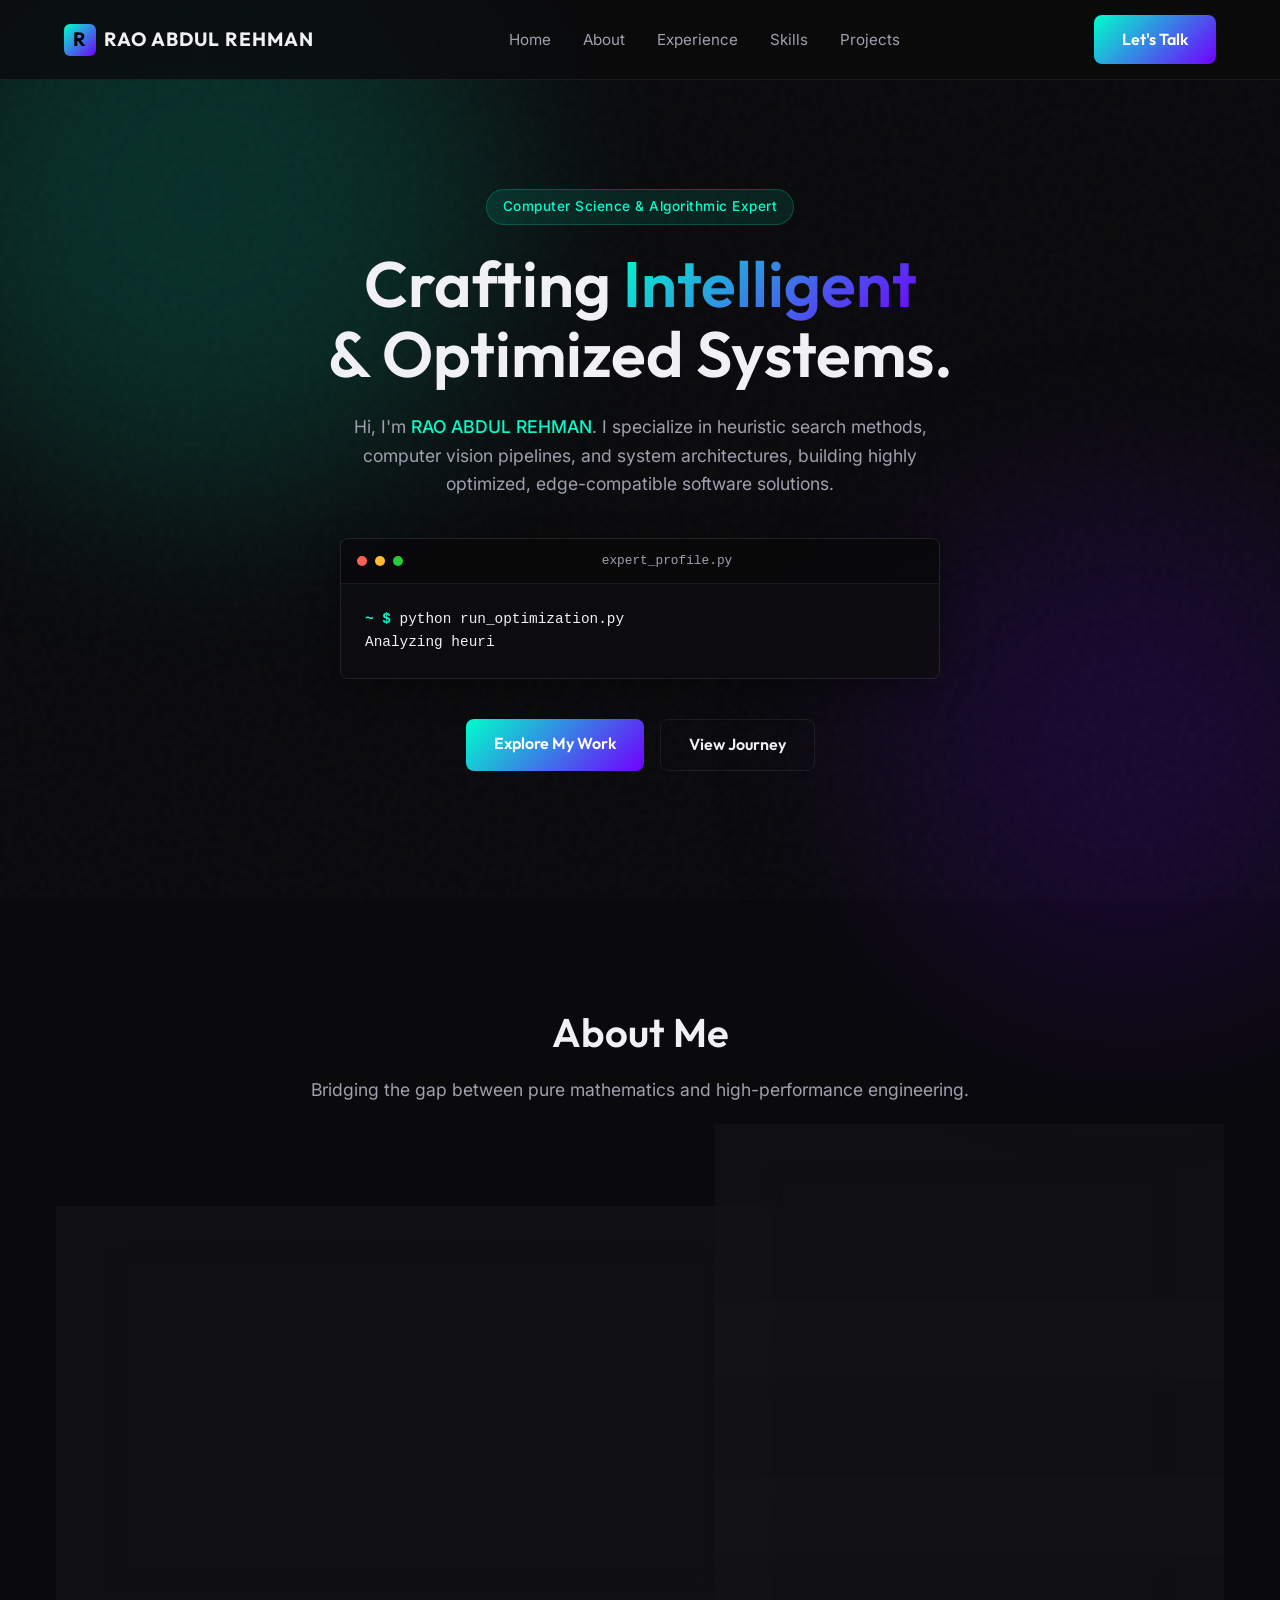
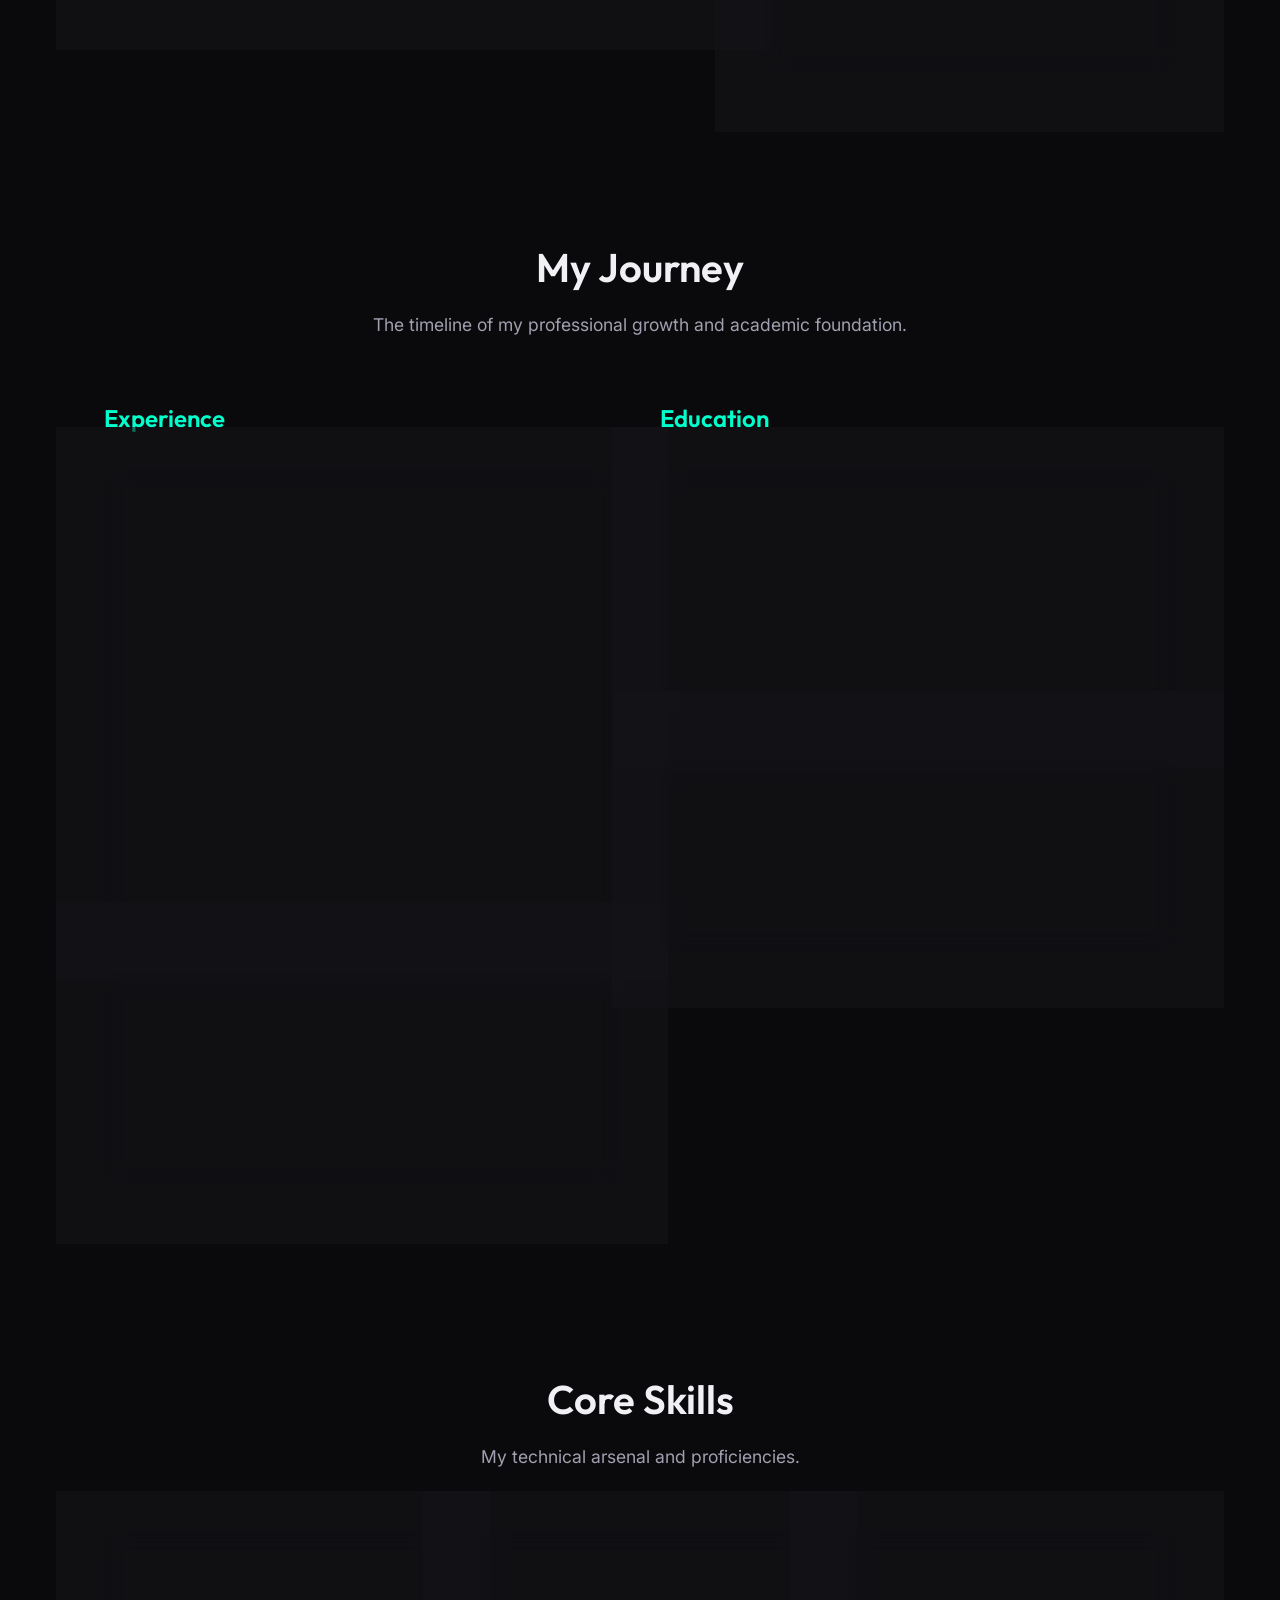
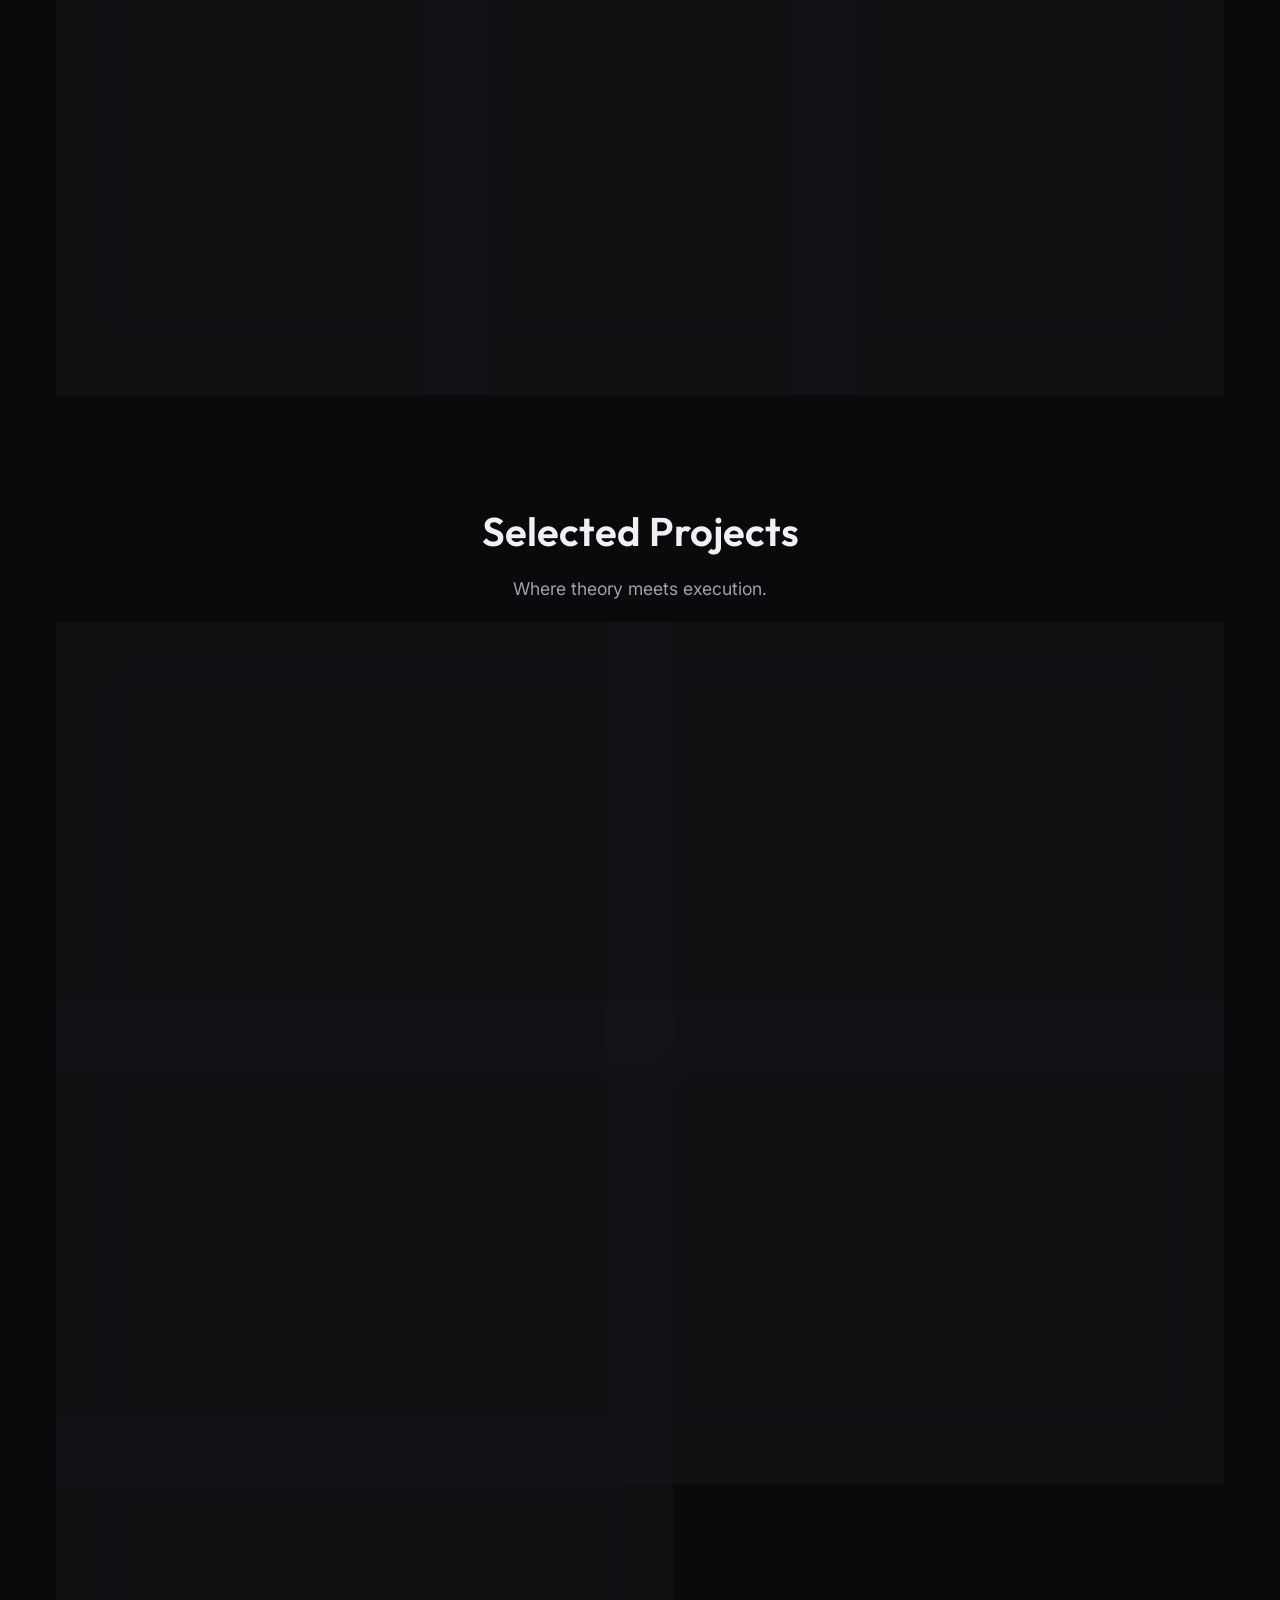
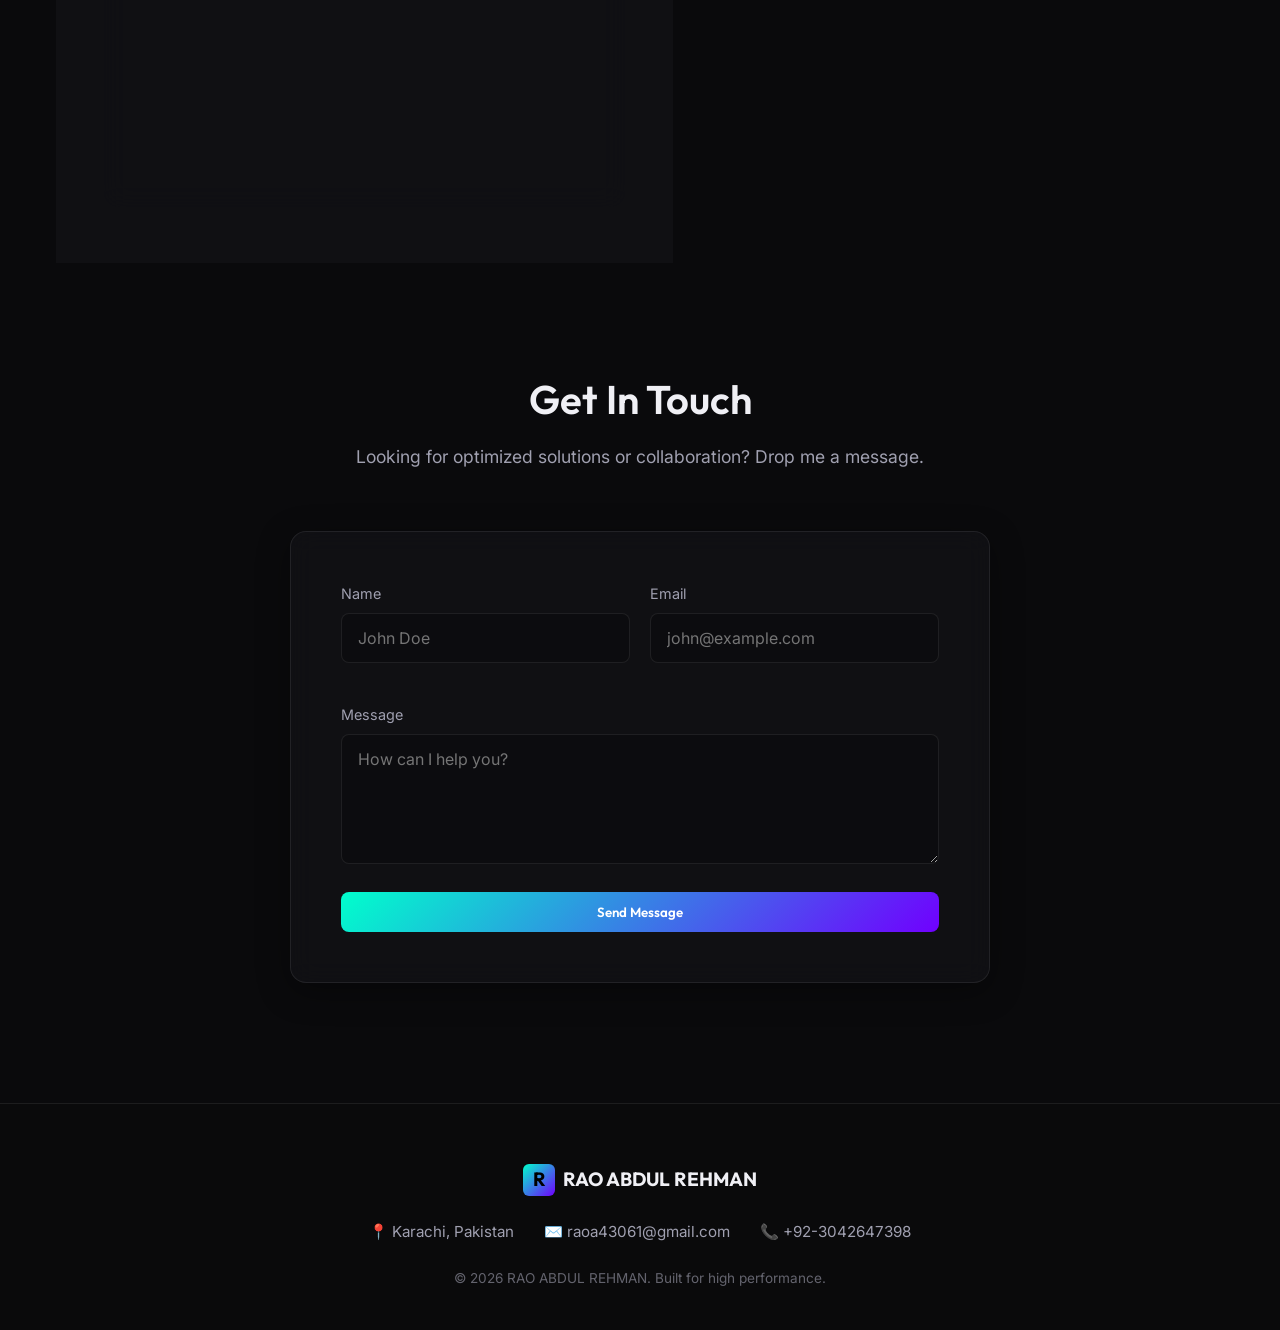
<file: index.html>
<!DOCTYPE html>
<html lang="en">
<head>
    <meta charset="UTF-8">
    <meta name="viewport" content="width=device-width, initial-scale=1.0">
    <title>RAO ABDUL REHMAN | Algorithmic Optimization & AI Expert</title>
    <meta name="description" content="Portfolio of RAO ABDUL REHMAN, a Computer Science Expert specializing in Algorithmic Optimization, Edge Computing, and Computer Vision.">
    <link rel="preconnect" href="https://fonts.googleapis.com">
    <link rel="preconnect" href="https://fonts.gstatic.com" crossorigin>
    <link href="https://fonts.googleapis.com/css2?family=Inter:wght@300;400;500;600&family=Outfit:wght@300;400;600;700&display=swap" rel="stylesheet">
    <link rel="stylesheet" href="style.css">
</head>
<body>
    <!-- Background Effects -->
    <div class="bg-gradient-1"></div>
    <div class="bg-gradient-2"></div>
    <div class="noise-overlay"></div>

    <!-- Navigation -->
    <header class="glass-header">
        <div class="logo">
            <span class="logo-symbol">R</span>
            <span class="logo-text">RAO ABDUL REHMAN</span>
        </div>
        <nav>
            <ul class="nav-links">
                <li><a href="#hero">Home</a></li>
                <li><a href="#about">About</a></li>
                <li><a href="#experience">Experience</a></li>
                <li><a href="#skills">Skills</a></li>
                <li><a href="#projects">Projects</a></li>
            </ul>
        </nav>
        <a href="#contact" class="btn-primary nav-btn">Let's Talk</a>
        <div class="hamburger">
            <span></span>
            <span></span>
            <span></span>
        </div>
    </header>

    <!-- Hero Section -->
    <section id="hero" class="hero-section">
        <div class="hero-content">
            <div class="badge">Computer Science & Algorithmic Expert</div>
            <h1 class="hero-title">
                Crafting <span class="text-gradient">Intelligent</span><br/>
                & Optimized Systems.
            </h1>
            <p class="hero-subtitle">
                Hi, I'm <span class="highlight">RAO ABDUL REHMAN</span>. I specialize in heuristic search methods, computer vision pipelines, and system architectures, building highly optimized, edge-compatible software solutions.
            </p>
            <div class="hero-terminal glass-card">
                <div class="terminal-header">
                    <span class="dot red"></span>
                    <span class="dot yellow"></span>
                    <span class="dot green"></span>
                    <span class="terminal-title">expert_profile.py</span>
                </div>
                <div class="terminal-body">
                    <p><span class="prompt">~ $</span> python run_optimization.py</p>
                    <p class="typewriter" id="typewriter-text"></p>
                </div>
            </div>
            <div class="hero-cta">
                <a href="#projects" class="btn-primary">Explore My Work</a>
                <a href="#experience" class="btn-secondary">View Journey</a>
            </div>
        </div>
    </section>

    <!-- About Section -->
    <section id="about" class="section">
        <div class="section-header">
            <h2>About Me</h2>
            <p>Bridging the gap between pure mathematics and high-performance engineering.</p>
        </div>
        <div class="about-grid">
            <div class="about-text glass-card">
                <p>I am an on-site <strong>Computer Science & Algorithmic Expert</strong> with experience designing, structuring, and refactoring mathematical systems and core data structures to maximize execution speeds.</p>
                <p>My research interest lies in <strong>Edge Computing</strong>, <strong>Computer Vision</strong>, and <strong>Evolutionary Optimization</strong>. I specialize in deploying lightweight AI models on low-power devices and building assistive technologies that lower operational barriers for individuals with disabilities.</p>
            </div>
            <div class="about-stats">
                <div class="stat-card glass-card">
                    <h3 class="stat-num">2+</h3>
                    <p class="stat-label">Professional Roles</p>
                </div>
                <div class="stat-card glass-card">
                    <h3 class="stat-num">5+</h3>
                    <p class="stat-label">Core Architectural Projects</p>
                </div>
                <div class="stat-card glass-card">
                    <h3 class="stat-num">90%</h3>
                    <p class="stat-label">Code Optimization Rate</p>
                </div>
            </div>
        </div>
    </section>

    <!-- Experience & Education -->
    <section id="experience" class="section">
        <div class="section-header">
            <h2>My Journey</h2>
            <p>The timeline of my professional growth and academic foundation.</p>
        </div>
        <div class="timeline-container">
            <div class="timeline-column">
                <h3 class="timeline-title">Experience</h3>
                <div class="timeline-item glass-card">
                    <span class="date">February 2026 – April 2026</span>
                    <h4>Software Engineer Trainee (.NET Core Developer) – In-house</h4>
                    <h5>Algorithm Consulting Pvt Ltd. — Karachi, Pakistan</h5>
                    <ul style="margin-left: 15px; margin-top: 10px; color: var(--text-secondary); font-size: 0.9rem; line-height: 1.6; list-style-type: disc;">
                        <li>Resolved day-to-day product issues by identifying, troubleshooting, and fixing software bugs.</li>
                        <li>Developed and implemented new product functionalities using ASP.NET Core, C#, React.js, and other .NET Core libraries.</li>
                        <li>Worked on front-end development tasks using React.js, HTML, CSS, and JavaScript.</li>
                        <li>Contributed effectively to both individual and team projects, supporting product development and maintenance activities.</li>
                        <li>Applied strong problem-solving skills and rapidly acquired technical knowledge to support project objectives and organizational goals.</li>
                    </ul>
                </div>
                <div class="timeline-item glass-card">
                    <span class="date">08/2025</span>
                    <h4>Business Technology Intern</h4>
                    <h5>Alkaram Textile Mills — Karachi, Pakistan</h5>
                    <p>Managed and optimized enterprise relational databases using structured SQL workflows to ensure high availability and robust data integrity.</p>
                </div>
            </div>
            <div class="timeline-column">
                <h3 class="timeline-title">Education</h3>
                <div class="timeline-item glass-card">
                    <span class="date">2022 – 2026</span>
                    <h4>BS in Computer Science</h4>
                    <h5>Dawood University of Eng. & Tech — Karachi</h5>
                    <p>Relevant Coursework: Advanced Algorithmic Design, System Architecture, Relational Database Design, Computer Vision, Edge Computing.</p>
                </div>
                <div class="timeline-item glass-card">
                    <span class="date">2009 – 2022</span>
                    <h4>Intermediate & Matriculation</h4>
                    <h5>PECHS Govt Science College & City Cliff School</h5>
                    <p>Solid grounding in mathematics, analytical reasoning, and basic physics.</p>
                </div>
            </div>
        </div>
    </section>

    <!-- Skills Section -->
    <section id="skills" class="section">
        <div class="section-header">
            <h2>Core Skills</h2>
            <p>My technical arsenal and proficiencies.</p>
        </div>
        <div class="skills-grid">
            <div class="skill-category glass-card">
                <h3>Languages</h3>
                <div class="skill-bar-wrapper">
                    <div class="skill-info"><span>Python</span><span>92%</span></div>
                    <div class="progress-bar"><div class="progress" style="width: 92%"></div></div>
                </div>
                <div class="skill-bar-wrapper">
                    <div class="skill-info"><span>C#</span><span>85%</span></div>
                    <div class="progress-bar"><div class="progress" style="width: 85%"></div></div>
                </div>
                <div class="skill-bar-wrapper">
                    <div class="skill-info"><span>SQL / Relational DBs</span><span>88%</span></div>
                    <div class="progress-bar"><div class="progress" style="width: 88%"></div></div>
                </div>
                <div class="skill-bar-wrapper">
                    <div class="skill-info"><span>C++ / Java</span><span>80%</span></div>
                    <div class="progress-bar"><div class="progress" style="width: 80%"></div></div>
                </div>
            </div>
            <div class="skill-category glass-card">
                <h3>Frameworks & Tools</h3>
                <div class="skill-bar-wrapper">
                    <div class="skill-info"><span>ASP.NET Core</span><span>85%</span></div>
                    <div class="progress-bar"><div class="progress" style="width: 85%"></div></div>
                </div>
                <div class="skill-bar-wrapper">
                    <div class="skill-info"><span>React.js</span><span>80%</span></div>
                    <div class="progress-bar"><div class="progress" style="width: 80%"></div></div>
                </div>
                <div class="skill-bar-wrapper">
                    <div class="skill-info"><span>OpenCV</span><span>85%</span></div>
                    <div class="progress-bar"><div class="progress" style="width: 85%"></div></div>
                </div>
                <div class="skill-bar-wrapper">
                    <div class="skill-info"><span>NumPy / Pandas</span><span>82%</span></div>
                    <div class="progress-bar"><div class="progress" style="width: 82%"></div></div>
                </div>
                <div class="skill-bar-wrapper">
                    <div class="skill-info"><span>Git / GitHub</span><span>90%</span></div>
                    <div class="progress-bar"><div class="progress" style="width: 90%"></div></div>
                </div>
            </div>
            <div class="skill-category glass-card">
                <h3>Specializations</h3>
                <div class="skill-bar-wrapper">
                    <div class="skill-info"><span>Algorithmic Optimization</span><span>90%</span></div>
                    <div class="progress-bar"><div class="progress" style="width: 90%"></div></div>
                </div>
                <div class="skill-bar-wrapper">
                    <div class="skill-info"><span>Computer Vision</span><span>84%</span></div>
                    <div class="progress-bar"><div class="progress" style="width: 84%"></div></div>
                </div>
                <div class="skill-bar-wrapper">
                    <div class="skill-info"><span>Edge Computing</span><span>80%</span></div>
                    <div class="progress-bar"><div class="progress" style="width: 80%"></div></div>
                </div>
            </div>
        </div>
    </section>

    <!-- Projects Section -->
    <section id="projects" class="section">
        <div class="section-header">
            <h2>Selected Projects</h2>
            <p>Where theory meets execution.</p>
        </div>
        <div class="projects-grid">
            <div class="project-card glass-card">
                <div class="project-tags">
                    <span class="tag">PSO Swarm</span>
                    <span class="tag">Vanilla JS</span>
                </div>
                <h3>Job Shop Scheduling PSO Optimizer</h3>
                <p>A browser-based JSSP solver running Particle Swarm Optimization with dynamic Gantt charts and convergence graphs.</p>
                <a href="./Job-Shop-Sheduling/index.html" class="project-link">Launch Project &rarr;</a>
            </div>
            <div class="project-card glass-card">
                <div class="project-tags">
                    <span class="tag">Python</span>
                    <span class="tag">OpenCV</span>
                    <span class="tag">JavaScript</span>
                </div>
                <h3>Visual Maze Solver & Graph Router</h3>
                <p>Created an interactive browser-based pathfinding application to visually demonstrate standard search algorithms (BFS and A*). Automatically computes and animates the absolute shortest path from entry to exit points in procedurally generated or hand-drawn mazes.</p>
                <a href="./Visual-Maze-Solver/index.html" class="project-link">Launch Interactive Demo &rarr;</a>
            </div>
            <div class="project-card glass-card">
                <div class="project-tags">
                    <span class="tag">Raspberry Pi</span>
                    <span class="tag">YOLO (Object Detection)</span>
                    <span class="tag">OpenCV</span>
                    <span class="tag">Tesseract OCR</span>
                    <span class="tag">TTS (Text-to-Speech)</span>
                </div>
                <h3>MediRead &mdash; Final Year Project</h3>
                <p>An assistive IoT system designed for visually impaired and disabled users. Utilizing a Raspberry Pi and camera module, it detects medicine bottles using YOLO, processes the labels using OpenCV and Tesseract OCR, and reads out dosage instructions via a speaker using Text-to-Speech (TTS).</p>
                <a href="#" class="project-link">View Project Details &rarr;</a>
            </div>
            <div class="project-card glass-card">
                <div class="project-tags">
                    <span class="tag">SQL</span>
                    <span class="tag">Schema Design</span>
                </div>
                <h3>Curriculum Architecture</h3>
                <p>Designed a relational database engine formulating normalized SQL schemas to map academic domain tracks with optimized query performance.</p>
                <a href="#" class="project-link">View Schema &rarr;</a>
            </div>
            <div class="project-card glass-card">
                <div class="project-tags">
                    <span class="tag">Python</span>
                    <span class="tag">Execution Profilers</span>
                </div>
                <h3>Automated Code Performance Profiler</h3>
                <p>Developed automated testing scripts using native Python libraries to track application execution speeds and measure live memory overhead. Analyzed run-time metrics to successfully locate code bottlenecks, optimizing tracking layouts and database connection logic.</p>
                <a href="#" class="project-link">View Details &rarr;</a>
            </div>
        </div>
    </section>

    <!-- Contact Section -->
    <section id="contact" class="section">
        <div class="section-header">
            <h2>Get In Touch</h2>
            <p>Looking for optimized solutions or collaboration? Drop me a message.</p>
        </div>
        <div class="contact-container glass-card">
            <form id="contactForm" onsubmit="event.preventDefault();">
                <div class="form-group-row">
                    <div class="form-group">
                        <label for="name">Name</label>
                        <input type="text" id="name" placeholder="John Doe" required>
                    </div>
                    <div class="form-group">
                        <label for="email">Email</label>
                        <input type="email" id="email" placeholder="john@example.com" required>
                    </div>
                </div>
                <div class="form-group">
                    <label for="message">Message</label>
                    <textarea id="message" rows="5" placeholder="How can I help you?" required></textarea>
                </div>
                <button type="submit" class="btn-primary w-100">Send Message</button>
            </form>
        </div>
    </section>

    <!-- Footer -->
    <footer>
        <div class="footer-content">
            <div class="footer-logo">
                <span class="logo-symbol">R</span>
                <span>RAO ABDUL REHMAN</span>
            </div>
            <div class="footer-details">
                <p>📍 Karachi, Pakistan</p>
                <p>✉️ raoa43061@gmail.com</p>
                <p>📞 +92-3042647398</p>
            </div>
            <p class="copyright">&copy; 2026 RAO ABDUL REHMAN. Built for high performance.</p>
        </div>
    </footer>

    <script src="main.js"></script>
</body>
</html>
</file>
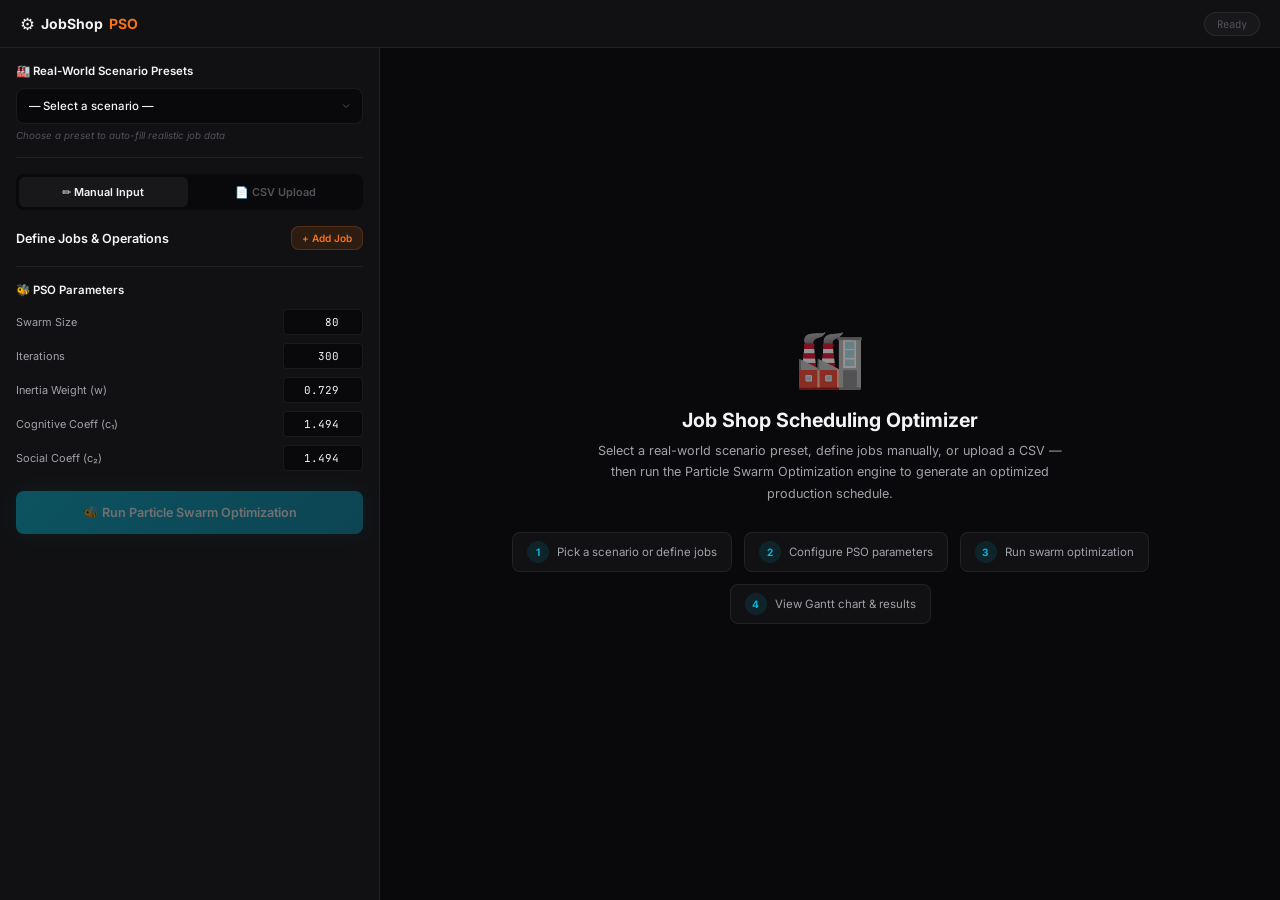
<file: Job-Shop-Sheduling/index.html>
<!DOCTYPE html>
<html lang="en">
<head>
    <meta charset="UTF-8">
    <meta name="viewport" content="width=device-width, initial-scale=1.0">
    <title>Job Shop Scheduling Optimizer — Particle Swarm Optimization</title>
    <meta name="description" content="PSO-based Job Shop Scheduling Optimizer with real-world manufacturing presets, manual input, CSV upload, and dynamic Gantt chart visualization.">
    <link rel="preconnect" href="https://fonts.googleapis.com">
    <link rel="preconnect" href="https://fonts.gstatic.com" crossorigin>
    <link href="https://fonts.googleapis.com/css2?family=Inter:wght@300;400;500;600;700;800&family=JetBrains+Mono:wght@400;500;600&display=swap" rel="stylesheet">
    <link rel="stylesheet" href="styles.css">
</head>
<body>

<!-- NAVBAR -->
<nav class="navbar">
    <div class="nav-inner">
        <div class="nav-logo"><span class="logo-icon">⚙</span> JobShop<span class="accent">PSO</span></div>
        <div class="nav-status" id="navStatus">Ready</div>
    </div>
</nav>

<!-- MAIN LAYOUT -->
<main class="app-layout">

    <!-- ===== LEFT PANEL: INPUT ===== -->
    <aside class="panel panel-left" id="panelLeft">
        <div class="panel-scroll">

            <!-- SCENARIO PRESETS -->
            <div class="presets-section">
                <h4>🏭 Real-World Scenario Presets</h4>
                <select class="preset-select" id="presetSelect">
                    <option value="">— Select a scenario —</option>
                    <option value="furniture">🪑 Custom Furniture Workshop</option>
                    <option value="ev_battery">🔋 EV Battery Pack Assembly</option>
                    <option value="aerospace">✈️ Aerospace CNC Machining</option>
                    <option value="textile">🧵 Textile & Garment Production</option>
                    <option value="ft06">📐 FT06 Standard Benchmark</option>
                </select>
                <p class="preset-hint" id="presetHint">Choose a preset to auto-fill realistic job data</p>
            </div>

            <!-- TAB SWITCHER -->
            <div class="tab-switcher">
                <button class="tab-btn active" data-tab="manual" id="tabManual">✏️ Manual Input</button>
                <button class="tab-btn" data-tab="csv" id="tabCsv">📄 CSV Upload</button>
            </div>

            <!-- MANUAL INPUT TAB -->
            <div class="tab-content active" id="manualTab">
                <div class="input-header">
                    <h3>Define Jobs & Operations</h3>
                    <button class="btn btn-sm btn-accent" id="addJobBtn">+ Add Job</button>
                </div>
                <div id="jobsContainer"></div>
            </div>

            <!-- CSV TAB -->
            <div class="tab-content" id="csvTab">
                <div class="upload-zone" id="dropZone">
                    <div class="upload-icon">📁</div>
                    <p>Drag & drop CSV file here</p>
                    <p class="upload-sub">or click to browse</p>
                    <input type="file" id="csvFileInput" accept=".csv" hidden>
                </div>
                <div class="csv-format">
                    <p class="format-label">Expected CSV format:</p>
                    <code>Job,Operation,Machine,Duration<br>1,1,1,3<br>1,2,3,4<br>...</code>
                </div>
                <button class="btn btn-sm btn-ghost" id="downloadSampleBtn" style="width:100%;margin-top:6px">⬇ Download Sample CSV</button>
            </div>

            <!-- DATA PREVIEW -->
            <div class="data-preview" id="dataPreview" style="display:none">
                <h4>📋 Data Preview</h4>
                <div class="preview-stats" id="previewStats"></div>
                <div class="preview-table-wrap">
                    <table class="preview-table" id="previewTable">
                        <thead><tr><th>Job</th><th>Op</th><th>Machine</th><th>Duration</th></tr></thead>
                        <tbody id="previewBody"></tbody>
                    </table>
                </div>
            </div>

            <!-- PSO SETTINGS -->
            <div class="settings-section">
                <h4>🐝 PSO Parameters</h4>
                <div class="setting-row">
                    <label>Swarm Size</label>
                    <input type="number" id="swarmSize" value="80" min="10" max="500" class="setting-input">
                </div>
                <div class="setting-row">
                    <label>Iterations</label>
                    <input type="number" id="iterations" value="300" min="10" max="3000" class="setting-input">
                </div>
                <div class="setting-row">
                    <label>Inertia Weight (w)</label>
                    <input type="number" id="inertiaW" value="0.729" min="0.1" max="1.5" step="0.001" class="setting-input">
                </div>
                <div class="setting-row">
                    <label>Cognitive Coeff (c₁)</label>
                    <input type="number" id="cognitiveC" value="1.494" min="0.1" max="4" step="0.001" class="setting-input">
                </div>
                <div class="setting-row">
                    <label>Social Coeff (c₂)</label>
                    <input type="number" id="socialC" value="1.494" min="0.1" max="4" step="0.001" class="setting-input">
                </div>
            </div>

            <!-- RUN BUTTON -->
            <button class="btn btn-run" id="runBtn" disabled>
                <span id="runBtnText">🐝 Run Particle Swarm Optimization</span>
            </button>
            <div class="progress-wrap" id="progressWrap" style="display:none">
                <div class="progress-bar"><div class="progress-fill" id="progressFill"></div></div>
                <span class="progress-label" id="progressLabel">0%</span>
            </div>
        </div>
    </aside>

    <!-- ===== CENTER: VISUALIZATION ===== -->
    <section class="panel panel-center">
        <!-- EMPTY STATE -->
        <div class="empty-state" id="emptyState">
            <div class="empty-icon">🏭</div>
            <h2>Job Shop Scheduling Optimizer</h2>
            <p>Select a real-world scenario preset, define jobs manually, or upload a CSV — then run the Particle Swarm Optimization engine to generate an optimized production schedule.</p>
            <div class="empty-steps">
                <div class="step"><span class="step-num">1</span>Pick a scenario or define jobs</div>
                <div class="step"><span class="step-num">2</span>Configure PSO parameters</div>
                <div class="step"><span class="step-num">3</span>Run swarm optimization</div>
                <div class="step"><span class="step-num">4</span>View Gantt chart & results</div>
            </div>
        </div>

        <!-- RESULTS (hidden until PSO runs) -->
        <div class="results-area" id="resultsArea" style="display:none">
            <!-- METRICS ROW -->
            <div class="metrics-row" id="metricsRow">
                <div class="metric-card"><div class="mc-label">Best Makespan</div><div class="mc-value" id="metricMakespan">—</div></div>
                <div class="metric-card"><div class="mc-label">Best Iteration</div><div class="mc-value" id="metricBestGen">—</div></div>
                <div class="metric-card"><div class="mc-label">Execution Time</div><div class="mc-value" id="metricTime">—</div></div>
                <div class="metric-card"><div class="mc-label">Total Operations</div><div class="mc-value" id="metricOps">—</div></div>
            </div>

            <!-- GANTT CHART -->
            <div class="gantt-section glass-card">
                <div class="gantt-header">
                    <h3>📊 Gantt Chart — Optimized Schedule</h3>
                    <div class="gantt-actions">
                        <button class="btn btn-sm btn-ghost" id="downloadScheduleBtn">⬇ Download Schedule</button>
                    </div>
                </div>
                <div class="gantt-legend" id="ganttLegend"></div>
                <div class="gantt-container" id="ganttContainer"></div>
                <div class="gantt-time-ruler" id="ganttRuler"></div>
            </div>

            <!-- CONVERGENCE CHART -->
            <div class="convergence-section glass-card">
                <h3>📈 PSO Convergence — Makespan Over Iterations</h3>
                <canvas id="convergenceCanvas" height="280"></canvas>
            </div>

            <!-- SCHEDULE TABLE -->
            <div class="schedule-section glass-card">
                <h3>📋 Detailed Schedule</h3>
                <div class="schedule-table-wrap">
                    <table class="schedule-table" id="scheduleTable">
                        <thead><tr><th>Machine</th><th>Job</th><th>Operation</th><th>Start</th><th>End</th><th>Duration</th></tr></thead>
                        <tbody id="scheduleBody"></tbody>
                    </table>
                </div>
            </div>
        </div>
    </section>
</main>

<script src="app.js"></script>
</body>
</html>
</file>
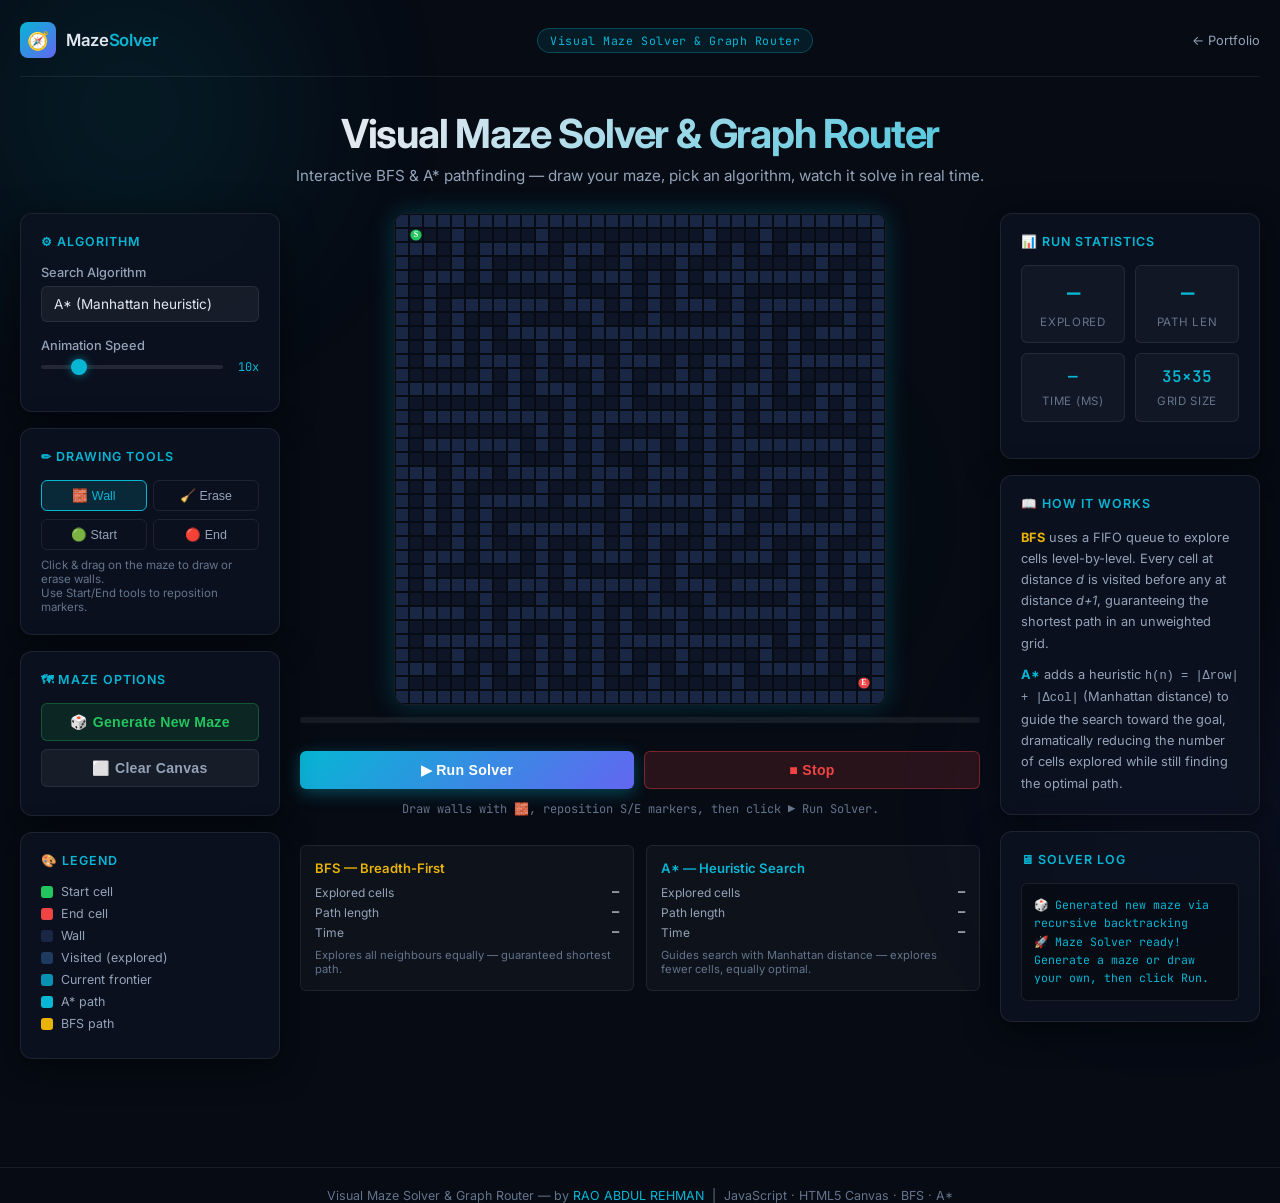
<file: Visual-Maze-Solver/index.html>
<!DOCTYPE html>
<html lang="en">
<head>
  <meta charset="UTF-8">
  <meta name="viewport" content="width=device-width, initial-scale=1.0">
  <title>Visual Maze Solver & Graph Router — Interactive Demo</title>
  <meta name="description" content="Interactive browser demo of BFS and A* maze-solving algorithms with live step-by-step animation. Part of the Visual Maze Solver & Graph Router project by RAO ABDUL REHMAN.">
  <link rel="stylesheet" href="style.css">
</head>
<body>

  <!-- Animated background orbs -->
  <div class="bg-orb orb-a"></div>
  <div class="bg-orb orb-b"></div>
  <div class="bg-orb orb-c"></div>

  <div class="wrapper">

    <!-- ── Header ───────────────────────────────────────────────────── -->
    <header>
      <div class="logo">
        <div class="logo-icon">🧭</div>
        <span class="logo-text">Maze<span>Solver</span></span>
      </div>
      <div class="badge-header">Visual Maze Solver &amp; Graph Router</div>
      <a href="../../rao-abdul-rehman-portfolio/index.html" style="font-size:0.8rem;color:var(--text-2);text-decoration:none;">← Portfolio</a>
    </header>

    <!-- ── Title ────────────────────────────────────────────────────── -->
    <div class="section-title">
      <h1>Visual Maze Solver &amp; Graph Router</h1>
      <p>Interactive BFS &amp; A* pathfinding — draw your maze, pick an algorithm, watch it solve in real time.</p>
    </div>

    <!-- ── Main 3-column grid ───────────────────────────────────────── -->
    <div class="main-grid">

      <!-- ── LEFT: Controls ──────────────────────────────────────────── -->
      <aside>

        <!-- Algorithm -->
        <div class="glass-card" style="margin-bottom:16px;">
          <div class="panel-title">⚙ Algorithm</div>

          <div class="control-group">
            <label class="control-label" for="algoSelect">Search Algorithm</label>
            <select class="control-select" id="algoSelect">
              <option value="astar">A* (Manhattan heuristic)</option>
              <option value="bfs">BFS (Breadth-First Search)</option>
              <option value="both">Compare BFS vs A*</option>
            </select>
          </div>

          <div class="control-group">
            <label class="control-label">Animation Speed</label>
            <div class="slider-wrap">
              <input type="range" id="speedSlider" min="1" max="50" value="10" step="1">
              <span class="slider-val" id="speedVal">10x</span>
            </div>
          </div>
        </div>

        <!-- Drawing tools -->
        <div class="glass-card" style="margin-bottom:16px;">
          <div class="panel-title">✏ Drawing Tools</div>
          <div class="tool-group">
            <button class="btn-tool active" data-tool="wall"  id="toolWall" >🧱 Wall</button>
            <button class="btn-tool"        data-tool="erase" id="toolErase">🧹 Erase</button>
          </div>
          <div class="tool-group">
            <button class="btn-tool"        data-tool="start" id="toolStart">🟢 Start</button>
            <button class="btn-tool"        data-tool="end"   id="toolEnd"  >🔴 End</button>
          </div>
          <p style="font-size:0.72rem;color:var(--text-3);margin-top:8px;">
            Click &amp; drag on the maze to draw or erase walls.<br>
            Use Start/End tools to reposition markers.
          </p>
        </div>

        <!-- Maze presets -->
        <div class="glass-card" style="margin-bottom:16px;">
          <div class="panel-title">🗺 Maze Options</div>
          <button class="btn-action btn-generate" id="btnGenerate">🎲 Generate New Maze</button>
          <button class="btn-action btn-clear"    id="btnClear">⬜ Clear Canvas</button>
        </div>

        <!-- Legend -->
        <div class="glass-card">
          <div class="panel-title">🎨 Legend</div>
          <div class="legend">
            <div class="legend-item"><div class="legend-dot" style="background:#22c55e;"></div>Start cell</div>
            <div class="legend-item"><div class="legend-dot" style="background:#ef4444;"></div>End cell</div>
            <div class="legend-item"><div class="legend-dot" style="background:#1a2744;"></div>Wall</div>
            <div class="legend-item"><div class="legend-dot" style="background:#1e3a5f;"></div>Visited (explored)</div>
            <div class="legend-item"><div class="legend-dot" style="background:#0891b2;"></div>Current frontier</div>
            <div class="legend-item"><div class="legend-dot" style="background:#06b6d4;"></div>A* path</div>
            <div class="legend-item"><div class="legend-dot" style="background:#eab308;"></div>BFS path</div>
          </div>
        </div>

      </aside>

      <!-- ── CENTER: Canvas ──────────────────────────────────────────── -->
      <div class="canvas-panel">
        <div class="canvas-wrap">
          <canvas id="mazeCanvas" width="490" height="490"></canvas>
        </div>

        <!-- Progress bar -->
        <div class="progress-wrap" style="width:100%;">
          <div class="progress-bar-bg">
            <div class="progress-bar-fill" id="progressFill"></div>
          </div>
        </div>

        <!-- Run / Stop buttons -->
        <div style="display:flex;gap:10px;width:100%;">
          <button class="btn-action btn-run"  id="btnRun"  style="flex:1;margin:0;">▶ Run Solver</button>
          <button class="btn-action btn-stop" id="btnStop" style="flex:1;margin:0;display:block;" disabled>■ Stop</button>
        </div>

        <p class="canvas-hint">
          Draw walls with 🧱, reposition S/E markers, then click ▶ Run Solver.
        </p>

        <!-- Comparison row (shown in both-mode) -->
        <div class="compare-row" style="width:100%;">
          <div class="compare-card bfs">
            <h4>BFS — Breadth-First</h4>
            <div class="compare-metric"><span>Explored cells</span><span id="bfsExplored">—</span></div>
            <div class="compare-metric"><span>Path length</span>   <span id="bfsPath">—</span></div>
            <div class="compare-metric"><span>Time</span>          <span id="bfsTime">—</span></div>
            <p style="font-size:0.7rem;color:var(--text-3);margin-top:8px;">
              Explores all neighbours equally — guaranteed shortest path.
            </p>
          </div>
          <div class="compare-card astar">
            <h4>A* — Heuristic Search</h4>
            <div class="compare-metric"><span>Explored cells</span><span id="astarExplored">—</span></div>
            <div class="compare-metric"><span>Path length</span>   <span id="astarPath">—</span></div>
            <div class="compare-metric"><span>Time</span>          <span id="astarTime">—</span></div>
            <p style="font-size:0.7rem;color:var(--text-3);margin-top:8px;">
              Guides search with Manhattan distance — explores fewer cells, equally optimal.
            </p>
          </div>
        </div>
      </div>

      <!-- ── RIGHT: Stats & Log ──────────────────────────────────────── -->
      <aside>

        <!-- Stats -->
        <div class="glass-card" style="margin-bottom:16px;">
          <div class="panel-title">📊 Run Statistics</div>
          <div class="stats-grid">
            <div class="stat-box">
              <span class="stat-val" id="statExplored">—</span>
              <span class="stat-lbl">Explored</span>
            </div>
            <div class="stat-box">
              <span class="stat-val" id="statPath">—</span>
              <span class="stat-lbl">Path Len</span>
            </div>
            <div class="stat-box">
              <span class="stat-val" id="statTime" style="font-size:1rem;">—</span>
              <span class="stat-lbl">Time (ms)</span>
            </div>
            <div class="stat-box">
              <span class="stat-val" id="statNodes" style="font-size:1rem;">35×35</span>
              <span class="stat-lbl">Grid Size</span>
            </div>
          </div>
        </div>

        <!-- Algorithm explainer -->
        <div class="glass-card" style="margin-bottom:16px;">
          <div class="panel-title">📖 How It Works</div>
          <p style="font-size:0.8rem;color:var(--text-2);line-height:1.65;margin-bottom:10px;">
            <strong style="color:var(--warn);">BFS</strong> uses a FIFO queue to explore
            cells level-by-level. Every cell at distance <em>d</em> is visited before any
            at distance <em>d+1</em>, guaranteeing the shortest path in an unweighted grid.
          </p>
          <p style="font-size:0.8rem;color:var(--text-2);line-height:1.65;">
            <strong style="color:var(--accent);">A*</strong> adds a heuristic
            <code style="font-size:0.75rem;">h(n) = |Δrow| + |Δcol|</code>
            (Manhattan distance) to guide the search toward the goal, dramatically
            reducing the number of cells explored while still finding the optimal path.
          </p>
        </div>

        <!-- Console log -->
        <div class="glass-card">
          <div class="panel-title">🖥 Solver Log</div>
          <div class="log-wrap" id="logPanel"></div>
        </div>

      </aside>

    </div><!-- /main-grid -->

  </div><!-- /wrapper -->

  <footer>
    <p>
      Visual Maze Solver &amp; Graph Router &mdash; by
      <a href="../index.html">RAO ABDUL REHMAN</a>
      &nbsp;|&nbsp;
      JavaScript &middot; HTML5 Canvas &middot; BFS &middot; A*
    </p>
  </footer>

  <script src="maze_solver.js"></script>
</body>
</html>
</file>
<file: style.css>
:root {
    --bg-dark: #0a0a0c;
    --bg-card: rgba(20, 20, 25, 0.6);
    --text-primary: #f0f0f5;
    --text-secondary: #a0a0b0;
    --accent-1: #00ffcc; /* Neon Cyan */
    --accent-2: #7000ff; /* Neon Purple */
    --accent-gradient: linear-gradient(135deg, var(--accent-1), var(--accent-2));
    
    --glass-border: rgba(255, 255, 255, 0.08);
    --glass-shadow: 0 8px 32px 0 rgba(0, 0, 0, 0.37);
    --glass-blur: blur(12px);
    
    --font-heading: 'Outfit', sans-serif;
    --font-body: 'Inter', sans-serif;
}

* {
    margin: 0;
    padding: 0;
    box-sizing: border-box;
    scroll-behavior: smooth;
}

body {
    background-color: var(--bg-dark);
    color: var(--text-primary);
    font-family: var(--font-body);
    line-height: 1.6;
    overflow-x: hidden;
}

/* Background Effects */
.bg-gradient-1, .bg-gradient-2 {
    position: fixed;
    border-radius: 50%;
    filter: blur(100px);
    z-index: -2;
    opacity: 0.15;
    animation: drift 20s infinite alternate;
}

.bg-gradient-1 {
    width: 600px;
    height: 600px;
    background: var(--accent-1);
    top: -100px;
    left: -100px;
}

.bg-gradient-2 {
    width: 500px;
    height: 500px;
    background: var(--accent-2);
    bottom: -100px;
    right: -100px;
    animation-delay: -10s;
}

.noise-overlay {
    position: fixed;
    top: 0; left: 0; width: 100%; height: 100%;
    background: url('data:image/svg+xml;utf8,%3Csvg viewBox="0 0 200 200" xmlns="http://www.w3.org/2000/svg"%3E%3Cfilter id="noiseFilter"%3E%3CfeTurbulence type="fractalNoise" baseFrequency="0.65" numOctaves="3" stitchTiles="stitch"/%3E%3C/filter%3E%3Crect width="100%25" height="100%25" filter="url(%23noiseFilter)"/%3E%3C/svg%3E');
    opacity: 0.03;
    pointer-events: none;
    z-index: -1;
}

@keyframes drift {
    0% { transform: translate(0, 0); }
    100% { transform: translate(50px, 50px); }
}

/* Typography & Utilities */
h1, h2, h3, h4, h5, h6 {
    font-family: var(--font-heading);
    font-weight: 600;
}

a {
    text-decoration: none;
    color: inherit;
}

.text-gradient {
    background: var(--accent-gradient);
    -webkit-background-clip: text;
    -webkit-text-fill-color: transparent;
}

.highlight {
    color: var(--accent-1);
    font-weight: 500;
}

/* Glassmorphism */
.glass-card {
    background: var(--bg-card);
    backdrop-filter: var(--glass-blur);
    -webkit-backdrop-filter: var(--glass-blur);
    border: 1px solid var(--glass-border);
    border-radius: 16px;
    box-shadow: var(--glass-shadow);
}

/* Buttons */
.btn-primary {
    display: inline-block;
    padding: 12px 28px;
    background: var(--accent-gradient);
    color: #fff;
    font-family: var(--font-heading);
    font-weight: 600;
    border-radius: 8px;
    border: none;
    cursor: pointer;
    transition: transform 0.3s ease, box-shadow 0.3s ease;
    text-align: center;
}

.btn-primary:hover {
    transform: translateY(-2px);
    box-shadow: 0 8px 24px rgba(0, 255, 204, 0.3);
}

.btn-secondary {
    display: inline-block;
    padding: 12px 28px;
    background: transparent;
    color: var(--text-primary);
    font-family: var(--font-heading);
    font-weight: 600;
    border-radius: 8px;
    border: 1px solid var(--glass-border);
    cursor: pointer;
    transition: all 0.3s ease;
    text-align: center;
}

.btn-secondary:hover {
    background: rgba(255, 255, 255, 0.05);
    border-color: var(--accent-1);
    transform: translateY(-2px);
}

.w-100 { width: 100%; }

/* Header & Nav */
.glass-header {
    position: fixed;
    top: 0; left: 0; right: 0;
    height: 80px;
    display: flex;
    justify-content: space-between;
    align-items: center;
    padding: 0 5%;
    background: rgba(10, 10, 12, 0.8);
    backdrop-filter: blur(16px);
    border-bottom: 1px solid var(--glass-border);
    z-index: 1000;
    transition: transform 0.3s ease;
}

.glass-header.hidden {
    transform: translateY(-100%);
}

.logo {
    display: flex;
    align-items: center;
    gap: 8px;
    font-family: var(--font-heading);
    font-weight: 700;
    font-size: 1.2rem;
    letter-spacing: 1px;
}

.logo-symbol {
    width: 32px;
    height: 32px;
    background: var(--accent-gradient);
    color: #000;
    display: flex;
    justify-content: center;
    align-items: center;
    border-radius: 6px;
    font-weight: 700;
}

.nav-links {
    list-style: none;
    display: flex;
    gap: 32px;
}

.nav-links a {
    font-size: 0.95rem;
    color: var(--text-secondary);
    transition: color 0.3s ease;
}

.nav-links a:hover, .nav-links a.active {
    color: var(--accent-1);
}

.hamburger {
    display: none;
    flex-direction: column;
    gap: 6px;
    cursor: pointer;
}

.hamburger span {
    width: 28px;
    height: 2px;
    background: var(--text-primary);
    transition: 0.3s;
}

/* Sections */
.section {
    padding: 100px 5% 60px;
    max-width: 1200px;
    margin: 0 auto;
}

.section-header {
    text-align: center;
    margin-bottom: 60px;
}

.section-header h2 {
    font-size: 2.5rem;
    margin-bottom: 12px;
}

.section-header p {
    color: var(--text-secondary);
    font-size: 1.1rem;
}

/* Hero Section */
.hero-section {
    min-height: 100vh;
    display: flex;
    align-items: center;
    justify-content: center;
    padding: 120px 5% 60px;
    max-width: 1200px;
    margin: 0 auto;
}

.hero-content {
    max-width: 800px;
    text-align: center;
}

.badge {
    display: inline-block;
    padding: 6px 16px;
    background: rgba(0, 255, 204, 0.1);
    color: var(--accent-1);
    border: 1px solid rgba(0, 255, 204, 0.2);
    border-radius: 20px;
    font-size: 0.85rem;
    font-weight: 500;
    margin-bottom: 24px;
    letter-spacing: 0.5px;
}

.hero-title {
    font-size: clamp(3rem, 5vw, 4.5rem);
    line-height: 1.1;
    margin-bottom: 24px;
}

.hero-subtitle {
    font-size: 1.1rem;
    color: var(--text-secondary);
    max-width: 600px;
    margin: 0 auto 40px;
}

.hero-cta {
    display: flex;
    gap: 16px;
    justify-content: center;
    margin-top: 40px;
}

/* Terminal */
.hero-terminal {
    max-width: 600px;
    margin: 0 auto;
    text-align: left;
    font-family: 'Courier New', Courier, monospace;
    font-size: 0.9rem;
    border-radius: 8px;
    overflow: hidden;
}

.terminal-header {
    background: rgba(0, 0, 0, 0.5);
    padding: 12px 16px;
    display: flex;
    align-items: center;
    gap: 8px;
    border-bottom: 1px solid var(--glass-border);
}

.dot {
    width: 10px; height: 10px; border-radius: 50%;
}
.dot.red { background: #ff5f56; }
.dot.yellow { background: #ffbd2e; }
.dot.green { background: #27c93f; }
.terminal-title {
    margin-left: auto;
    margin-right: auto;
    color: var(--text-secondary);
    font-size: 0.8rem;
}

.terminal-body {
    padding: 24px;
    background: rgba(10, 10, 12, 0.6);
}

.prompt {
    color: var(--accent-1);
    font-weight: bold;
}

/* About Section */
.about-grid {
    display: grid;
    grid-template-columns: 3fr 2fr;
    gap: 40px;
    align-items: center;
}

.about-text {
    padding: 40px;
    font-size: 1.1rem;
    color: var(--text-secondary);
}

.about-text p {
    margin-bottom: 20px;
}

.about-text strong {
    color: var(--text-primary);
}

.about-stats {
    display: grid;
    gap: 20px;
}

.stat-card {
    padding: 30px;
    text-align: center;
    transition: transform 0.3s ease;
}

.stat-card:hover {
    transform: translateY(-5px);
    border-color: var(--accent-1);
}

.stat-num {
    font-size: 2.5rem;
    background: var(--accent-gradient);
    -webkit-background-clip: text;
    -webkit-text-fill-color: transparent;
    margin-bottom: 8px;
}

.stat-label {
    font-size: 0.9rem;
    color: var(--text-secondary);
    text-transform: uppercase;
    letter-spacing: 1px;
}

/* Experience / Timeline */
.timeline-container {
    display: grid;
    grid-template-columns: 1fr 1fr;
    gap: 40px;
}

.timeline-title {
    font-size: 1.5rem;
    margin-bottom: 30px;
    color: var(--accent-1);
}

.timeline-item {
    padding: 30px;
    margin-bottom: 20px;
    position: relative;
    transition: transform 0.3s ease;
}

.timeline-item:hover {
    transform: translateX(5px);
    border-left: 2px solid var(--accent-1);
}

.timeline-item .date {
    display: inline-block;
    color: var(--accent-2);
    font-size: 0.85rem;
    font-weight: 600;
    margin-bottom: 8px;
    letter-spacing: 1px;
}

.timeline-item h4 {
    font-size: 1.2rem;
    margin-bottom: 4px;
}

.timeline-item h5 {
    font-size: 1rem;
    color: var(--text-secondary);
    font-weight: 400;
    margin-bottom: 16px;
}

.timeline-item p {
    font-size: 0.95rem;
    color: var(--text-secondary);
}

/* Skills */
.skills-grid {
    display: grid;
    grid-template-columns: repeat(auto-fit, minmax(300px, 1fr));
    gap: 30px;
}

.skill-category {
    padding: 30px;
}

.skill-category h3 {
    margin-bottom: 24px;
    color: var(--accent-1);
}

.skill-bar-wrapper {
    margin-bottom: 20px;
}

.skill-info {
    display: flex;
    justify-content: space-between;
    margin-bottom: 8px;
    font-size: 0.95rem;
}

.progress-bar {
    width: 100%;
    height: 6px;
    background: rgba(255, 255, 255, 0.1);
    border-radius: 3px;
    overflow: hidden;
}

.progress {
    height: 100%;
    background: var(--accent-gradient);
    border-radius: 3px;
    transition: width 1.5s cubic-bezier(0.1, 0.5, 0.1, 1);
}

/* Projects */
.projects-grid {
    display: grid;
    grid-template-columns: repeat(auto-fit, minmax(350px, 1fr));
    gap: 30px;
}

.project-card {
    padding: 40px 30px;
    transition: transform 0.3s ease, border-color 0.3s ease;
    display: flex;
    flex-direction: column;
}

.project-card:hover {
    transform: translateY(-10px);
    border-color: var(--accent-2);
}

.project-tags {
    margin-bottom: 20px;
    display: flex;
    gap: 8px;
    flex-wrap: wrap;
}

.tag {
    font-size: 0.75rem;
    padding: 4px 10px;
    background: rgba(112, 0, 255, 0.15);
    color: #b080ff;
    border-radius: 20px;
    border: 1px solid rgba(112, 0, 255, 0.3);
}

.project-card h3 {
    font-size: 1.4rem;
    margin-bottom: 12px;
}

.project-card p {
    color: var(--text-secondary);
    font-size: 0.95rem;
    margin-bottom: 24px;
    flex-grow: 1;
}

.project-link {
    color: var(--accent-1);
    font-weight: 500;
    font-size: 0.95rem;
    display: inline-flex;
    align-items: center;
    transition: gap 0.3s ease;
}

.project-link:hover {
    gap: 8px;
}

/* Contact */
.contact-container {
    max-width: 700px;
    margin: 0 auto;
    padding: 50px;
}

.form-group-row {
    display: grid;
    grid-template-columns: 1fr 1fr;
    gap: 20px;
    margin-bottom: 20px;
}

.form-group {
    margin-bottom: 20px;
}

.form-group label {
    display: block;
    margin-bottom: 8px;
    font-size: 0.9rem;
    color: var(--text-secondary);
}

.form-group input, .form-group textarea {
    width: 100%;
    padding: 14px 16px;
    background: rgba(0, 0, 0, 0.2);
    border: 1px solid var(--glass-border);
    border-radius: 8px;
    color: var(--text-primary);
    font-family: var(--font-body);
    font-size: 1rem;
    transition: border-color 0.3s ease;
    resize: vertical;
}

.form-group input:focus, .form-group textarea:focus {
    outline: none;
    border-color: var(--accent-1);
}

/* Footer */
footer {
    border-top: 1px solid var(--glass-border);
    padding: 60px 5% 40px;
    margin-top: 60px;
    background: rgba(10, 10, 12, 0.4);
}

.footer-content {
    max-width: 1200px;
    margin: 0 auto;
    display: flex;
    flex-direction: column;
    align-items: center;
    gap: 24px;
}

.footer-logo {
    display: flex;
    align-items: center;
    gap: 8px;
    font-family: var(--font-heading);
    font-weight: 700;
    font-size: 1.2rem;
}

.footer-details {
    display: flex;
    gap: 30px;
    color: var(--text-secondary);
    font-size: 0.95rem;
    flex-wrap: wrap;
    justify-content: center;
}

.copyright {
    color: var(--text-secondary);
    font-size: 0.85rem;
    opacity: 0.6;
}

/* Responsive */
@media (max-width: 900px) {
    .about-grid { grid-template-columns: 1fr; }
    .timeline-container { grid-template-columns: 1fr; }
}

@media (max-width: 768px) {
    .nav-links {
        display: none; /* simple hidden for mobile, can add toggle via js */
    }
    .nav-btn { display: none; }
    .hamburger { display: flex; }
    
    .hero-title { font-size: 2.5rem; }
    .hero-cta { flex-direction: column; }
    
    .form-group-row { grid-template-columns: 1fr; }
    
    .section { padding: 80px 5% 40px; }
}
</file>
<file: Job-Shop-Sheduling/styles.css>
:root{
--bg:#09090b;--bg2:#111113;--bg3:#18181b;--card:rgba(24,24,28,.85);
--border:rgba(255,255,255,.07);--border-h:rgba(255,255,255,.14);
--t1:#f4f4f5;--t2:#a1a1aa;--t3:#52525b;
--orange:#f97316;--orange-d:rgba(249,115,22,.12);
--green:#22c55e;--green-d:rgba(34,197,94,.12);
--blue:#3b82f6;--blue-d:rgba(59,130,246,.12);
--red:#ef4444;--red-d:rgba(239,68,68,.12);
--cyan:#06b6d4;--cyan-d:rgba(6,182,212,.12);
--r:8px;--r-lg:14px;
--sans:'Inter',system-ui,sans-serif;--mono:'JetBrains Mono',monospace;
--tr:.2s ease;
}
*,*::before,*::after{margin:0;padding:0;box-sizing:border-box}
html{font-size:14px}
body{font-family:var(--sans);background:var(--bg);color:var(--t1);overflow:hidden;height:100vh}
a{color:inherit;text-decoration:none}
::-webkit-scrollbar{width:5px}::-webkit-scrollbar-track{background:transparent}::-webkit-scrollbar-thumb{background:var(--t3);border-radius:4px}

/* NAVBAR */
.navbar{height:48px;background:var(--bg2);border-bottom:1px solid var(--border);display:flex;align-items:center;padding:0 20px;position:relative;z-index:10}
.nav-inner{display:flex;align-items:center;justify-content:space-between;width:100%}
.nav-logo{font-weight:700;font-size:1rem;display:flex;align-items:center;gap:6px}
.logo-icon{font-size:1.2rem}
.accent{color:var(--orange)}
.nav-status{font-size:.75rem;font-family:var(--mono);color:var(--t3);background:var(--bg3);padding:4px 12px;border-radius:100px;border:1px solid var(--border)}
.nav-status.running{color:var(--orange);border-color:rgba(249,115,22,.3);animation:statusPulse 1.5s infinite}
.nav-status.done{color:var(--green);border-color:rgba(34,197,94,.3)}
@keyframes statusPulse{0%,100%{opacity:1}50%{opacity:.5}}

/* LAYOUT */
.app-layout{display:flex;height:calc(100vh - 48px)}

/* LEFT PANEL */
.panel-left{width:380px;min-width:380px;background:var(--bg2);border-right:1px solid var(--border);display:flex;flex-direction:column}
.panel-scroll{flex:1;overflow-y:auto;padding:16px}

/* CENTER */
.panel-center{flex:1;overflow-y:auto;padding:20px;background:var(--bg)}

/* PRESETS */
.presets-section{margin-bottom:16px;padding-bottom:16px;border-bottom:1px solid var(--border)}
.presets-section h4{font-size:.82rem;font-weight:600;margin-bottom:10px}
.preset-select{width:100%;background:var(--bg);border:1px solid var(--border);border-radius:var(--r);padding:10px 12px;color:var(--t1);font-family:var(--sans);font-size:.82rem;font-weight:500;outline:none;cursor:pointer;transition:border-color var(--tr);appearance:none;-webkit-appearance:none;background-image:url("data:image/svg+xml,%3Csvg xmlns='http://www.w3.org/2000/svg' width='12' height='12' viewBox='0 0 24 24' fill='none' stroke='%2352525b' stroke-width='2'%3E%3Cpath d='M6 9l6 6 6-6'/%3E%3C/svg%3E");background-repeat:no-repeat;background-position:right 10px center}
.preset-select:focus{border-color:var(--orange)}
.preset-select option{background:var(--bg2);color:var(--t1);padding:8px}
.preset-hint{font-size:.7rem;color:var(--t3);margin-top:6px;font-style:italic;transition:all var(--tr)}
.preset-hint.loaded{color:var(--green);font-style:normal;font-weight:600}

/* TABS */
.tab-switcher{display:flex;gap:4px;margin-bottom:16px;background:var(--bg);border-radius:var(--r);padding:3px}
.tab-btn{flex:1;padding:8px;font-family:var(--sans);font-size:.78rem;font-weight:600;border:none;background:none;color:var(--t3);cursor:pointer;border-radius:6px;transition:all var(--tr)}
.tab-btn.active{background:var(--bg3);color:var(--t1)}
.tab-btn:hover{color:var(--t2)}
.tab-content{display:none}.tab-content.active{display:block}

/* INPUT HEADER */
.input-header{display:flex;justify-content:space-between;align-items:center;margin-bottom:12px}
.input-header h3{font-size:.9rem;font-weight:600}

/* JOB CARD */
.job-card{background:var(--bg);border:1px solid var(--border);border-radius:var(--r);padding:12px;margin-bottom:10px;transition:border-color var(--tr)}
.job-card:hover{border-color:var(--border-h)}
.job-header{display:flex;justify-content:space-between;align-items:center;margin-bottom:8px}
.job-title{font-size:.82rem;font-weight:600;color:var(--orange)}
.job-actions{display:flex;gap:4px}

/* OPERATION ROW */
.op-row{display:flex;gap:6px;align-items:center;margin-bottom:6px}
.op-label{font-size:.7rem;color:var(--t3);width:32px;flex-shrink:0;font-family:var(--mono)}
.op-input{flex:1;background:var(--bg3);border:1px solid var(--border);border-radius:4px;padding:5px 8px;color:var(--t1);font-family:var(--mono);font-size:.78rem;outline:none;transition:border-color var(--tr)}
.op-input:focus{border-color:var(--orange)}
.op-input::placeholder{color:var(--t3)}

/* BUTTONS */
.btn{display:inline-flex;align-items:center;justify-content:center;gap:6px;font-family:var(--sans);font-weight:600;border:none;cursor:pointer;border-radius:var(--r);transition:all var(--tr)}
.btn-sm{font-size:.72rem;padding:5px 10px}
.btn-xs{font-size:.68rem;padding:3px 7px}
.btn-accent{background:var(--orange-d);color:var(--orange);border:1px solid rgba(249,115,22,.2)}
.btn-accent:hover{background:rgba(249,115,22,.2)}
.btn-ghost{background:var(--bg);color:var(--t2);border:1px solid var(--border)}
.btn-ghost:hover{border-color:var(--border-h);color:var(--t1)}
.btn-danger{background:var(--red-d);color:var(--red);border:1px solid rgba(239,68,68,.15)}
.btn-danger:hover{background:rgba(239,68,68,.2)}
.btn-run{width:100%;padding:14px;font-size:.9rem;background:linear-gradient(135deg,var(--cyan),#0891b2);color:#fff;border-radius:var(--r);margin-top:12px;box-shadow:0 0 20px rgba(6,182,212,.2)}
.btn-run:hover:not(:disabled){transform:translateY(-1px);box-shadow:0 0 30px rgba(6,182,212,.35)}
.btn-run:disabled{opacity:.4;cursor:not-allowed}

/* UPLOAD ZONE */
.upload-zone{border:2px dashed var(--border);border-radius:var(--r-lg);padding:32px 16px;text-align:center;cursor:pointer;transition:all var(--tr);margin-bottom:12px}
.upload-zone:hover,.upload-zone.dragover{border-color:var(--orange);background:var(--orange-d)}
.upload-icon{font-size:2rem;margin-bottom:8px}
.upload-zone p{font-size:.82rem;color:var(--t2)}.upload-sub{font-size:.72rem!important;color:var(--t3)!important}
.csv-format{background:var(--bg);border:1px solid var(--border);border-radius:var(--r);padding:10px;margin-bottom:10px}
.csv-format code{font-family:var(--mono);font-size:.7rem;color:var(--t3);line-height:1.6}
.format-label{font-size:.72rem;font-weight:600;color:var(--t2);margin-bottom:4px}

/* DATA PREVIEW */
.data-preview{margin-top:12px;background:var(--bg);border:1px solid var(--border);border-radius:var(--r);padding:12px}
.data-preview h4{font-size:.82rem;font-weight:600;margin-bottom:8px}
.preview-stats{display:flex;gap:10px;margin-bottom:10px;flex-wrap:wrap}
.preview-stats span{font-size:.72rem;color:var(--t2);background:var(--bg3);padding:3px 8px;border-radius:4px;font-family:var(--mono)}
.preview-table-wrap{max-height:160px;overflow-y:auto}
.preview-table{width:100%;border-collapse:collapse;font-size:.72rem}
.preview-table th{text-align:left;padding:4px 8px;color:var(--t3);font-weight:600;border-bottom:1px solid var(--border);position:sticky;top:0;background:var(--bg)}
.preview-table td{padding:4px 8px;color:var(--t2);border-bottom:1px solid rgba(255,255,255,.03)}

/* SETTINGS */
.settings-section{margin-top:16px;padding-top:16px;border-top:1px solid var(--border)}
.settings-section h4{font-size:.82rem;font-weight:600;margin-bottom:12px}
.setting-row{display:flex;justify-content:space-between;align-items:center;margin-bottom:8px}
.setting-row label{font-size:.78rem;color:var(--t2)}
.setting-input{width:80px;background:var(--bg);border:1px solid var(--border);border-radius:4px;padding:5px 8px;color:var(--t1);font-family:var(--mono);font-size:.78rem;text-align:right;outline:none}
.setting-input:focus{border-color:var(--orange)}

/* PROGRESS */
.progress-wrap{margin-top:8px;display:flex;align-items:center;gap:10px}
.progress-bar{flex:1;height:6px;background:var(--bg);border-radius:100px;overflow:hidden}
.progress-fill{height:100%;width:0;background:linear-gradient(90deg,var(--cyan),var(--green));border-radius:100px;transition:width .15s ease}
.progress-label{font-size:.72rem;font-family:var(--mono);color:var(--t2);min-width:36px;text-align:right}

/* EMPTY STATE */
.empty-state{display:flex;flex-direction:column;align-items:center;justify-content:center;height:100%;text-align:center;padding:40px}
.empty-icon{font-size:4rem;margin-bottom:16px;opacity:.6}
.empty-state h2{font-size:1.4rem;font-weight:700;margin-bottom:8px}
.empty-state>p{color:var(--t2);font-size:.9rem;max-width:480px;line-height:1.7;margin-bottom:28px}
.empty-steps{display:flex;gap:12px;flex-wrap:wrap;justify-content:center}
.step{display:flex;align-items:center;gap:8px;font-size:.82rem;color:var(--t2);background:var(--bg2);padding:8px 14px;border-radius:var(--r);border:1px solid var(--border)}
.step-num{width:22px;height:22px;border-radius:50%;background:var(--cyan-d);color:var(--cyan);font-size:.72rem;font-weight:700;display:flex;align-items:center;justify-content:center}

/* GLASS CARD */
.glass-card{background:var(--card);border:1px solid var(--border);border-radius:var(--r-lg);backdrop-filter:blur(12px);padding:20px;margin-bottom:16px}

/* METRICS */
.metrics-row{display:grid;grid-template-columns:repeat(4,1fr);gap:12px;margin-bottom:16px}
.metric-card{background:var(--bg2);border:1px solid var(--border);border-radius:var(--r);padding:16px;text-align:center;transition:all var(--tr)}
.metric-card:hover{border-color:var(--border-h);transform:translateY(-2px)}
.mc-label{font-size:.72rem;color:var(--t3);margin-bottom:4px;text-transform:uppercase;letter-spacing:.05em;font-weight:600}
.mc-value{font-family:var(--mono);font-size:1.5rem;font-weight:800;color:var(--t1)}

/* GANTT */
.gantt-section{overflow:hidden}
.gantt-header{display:flex;justify-content:space-between;align-items:center;margin-bottom:14px;flex-wrap:wrap;gap:8px}
.gantt-header h3{font-size:.95rem;font-weight:600}
.gantt-legend{display:flex;gap:12px;margin-bottom:14px;flex-wrap:wrap}
.gl-item{display:flex;align-items:center;gap:5px;font-size:.72rem;color:var(--t2)}
.gl-color{width:12px;height:12px;border-radius:3px}
.gantt-container{position:relative;overflow-x:auto;min-height:60px}
.gantt-row{display:flex;align-items:center;margin-bottom:6px}
.gantt-label{width:110px;font-family:var(--mono);font-size:.68rem;font-weight:600;color:var(--t3);flex-shrink:0;overflow:hidden;text-overflow:ellipsis;white-space:nowrap}
.gantt-track{flex:1;height:34px;background:rgba(255,255,255,.02);border-radius:6px;position:relative;min-width:0}
.gantt-bar{position:absolute;top:3px;height:28px;border-radius:5px;display:flex;align-items:center;justify-content:center;font-size:.62rem;font-weight:600;color:#fff;overflow:hidden;white-space:nowrap;text-overflow:ellipsis;padding:0 4px;cursor:default;transition:filter .2s,transform .2s;animation:barSlide .5s ease forwards;opacity:0}
@keyframes barSlide{from{transform:scaleX(0);opacity:0}to{transform:scaleX(1);opacity:1}}
.gantt-bar:hover{filter:brightness(1.25);transform:translateY(-1px);z-index:2}
.gantt-bar .bar-tip{display:none;position:absolute;bottom:calc(100% + 6px);left:50%;transform:translateX(-50%);background:var(--bg3);color:var(--t1);padding:4px 8px;border-radius:4px;font-size:.68rem;white-space:nowrap;z-index:10;border:1px solid var(--border);pointer-events:none}
.gantt-bar:hover .bar-tip{display:block}
.gantt-time-ruler{display:flex;padding-left:110px;margin-top:6px}
.gantt-time-ruler span{font-family:var(--mono);font-size:.62rem;color:var(--t3)}
.makespan-marker{position:absolute;top:0;bottom:0;width:2px;background:var(--red);z-index:5;opacity:.7}
.makespan-label{position:absolute;top:-18px;left:50%;transform:translateX(-50%);font-size:.62rem;font-family:var(--mono);color:var(--red);white-space:nowrap}

/* CONVERGENCE */
.convergence-section{overflow:hidden}
.convergence-section h3{font-size:.95rem;font-weight:600;margin-bottom:14px}
.convergence-section canvas{width:100%!important;display:block}

/* SCHEDULE TABLE */
.schedule-section{overflow:hidden}
.schedule-section h3{font-size:.95rem;font-weight:600;margin-bottom:14px}
.schedule-table-wrap{max-height:300px;overflow-y:auto}
.schedule-table{width:100%;border-collapse:collapse;font-size:.78rem}
.schedule-table th{text-align:left;padding:8px 12px;color:var(--t3);font-weight:600;text-transform:uppercase;font-size:.68rem;letter-spacing:.04em;border-bottom:1px solid var(--border);position:sticky;top:0;background:var(--card)}
.schedule-table td{padding:8px 12px;border-bottom:1px solid rgba(255,255,255,.03);color:var(--t2)}
.schedule-table tr:hover td{background:rgba(255,255,255,.02)}
.td-color{display:inline-block;width:8px;height:8px;border-radius:2px;margin-right:6px;vertical-align:middle}

/* RESPONSIVE */
@media(max-width:900px){
.app-layout{flex-direction:column}
.panel-left{width:100%;min-width:auto;max-height:50vh;border-right:none;border-bottom:1px solid var(--border)}
.panel-center{overflow-y:auto}
.metrics-row{grid-template-columns:repeat(2,1fr)}
}
@media(max-width:500px){
.metrics-row{grid-template-columns:1fr}
.empty-steps{flex-direction:column;align-items:stretch}
}
</file>
<file: Visual-Maze-Solver/style.css>
/* ═══════════════════════════════════════════════════════════
   Visual Maze Solver — Interactive Web Demo
   style.css
   ═══════════════════════════════════════════════════════════ */

@import url('https://fonts.googleapis.com/css2?family=Inter:wght@300;400;500;600;700&family=JetBrains+Mono:wght@400;500&display=swap');

/* ── Reset & Base ── */
*, *::before, *::after { box-sizing: border-box; margin: 0; padding: 0; }

:root {
  --bg-deep:      #060b14;
  --bg-card:      rgba(12, 18, 32, 0.85);
  --bg-glass:     rgba(255, 255, 255, 0.04);
  --border:       rgba(255, 255, 255, 0.08);
  --border-glow:  rgba(6, 182, 212, 0.35);

  --accent:       #06b6d4;      /* cyan */
  --accent2:      #6366f1;      /* indigo */
  --success:      #22c55e;      /* green  — path */
  --warn:         #eab308;      /* yellow — frontier */
  --danger:       #ef4444;      /* red    — end marker */
  --visited-col:  #1e3a5f;      /* dark blue — visited */

  --text-1: #e2e8f0;
  --text-2: #94a3b8;
  --text-3: #64748b;

  --radius:   12px;
  --radius-sm: 6px;
  --shadow:   0 8px 32px rgba(0,0,0,0.5);
  --glow-c:   0 0 24px rgba(6, 182, 212, 0.25);
}

html { scroll-behavior: smooth; }

body {
  font-family: 'Inter', sans-serif;
  background: var(--bg-deep);
  color: var(--text-1);
  min-height: 100vh;
  overflow-x: hidden;
}

/* ── Animated Background ── */
.bg-orb {
  position: fixed; border-radius: 50%; filter: blur(80px);
  pointer-events: none; z-index: 0; opacity: 0.12;
  animation: float 12s ease-in-out infinite alternate;
}
.orb-a { width: 420px; height: 420px; top: -100px; left: -80px;
          background: radial-gradient(circle, #06b6d4, transparent); }
.orb-b { width: 340px; height: 340px; bottom: -80px; right: -60px;
          background: radial-gradient(circle, #6366f1, transparent); animation-delay: -6s; }
.orb-c { width: 220px; height: 220px; top: 45%; left: 50%;
          background: radial-gradient(circle, #22c55e, transparent); animation-delay: -3s; }

@keyframes float {
  from { transform: translate(0, 0) scale(1); }
  to   { transform: translate(20px, 30px) scale(1.08); }
}

/* ── Layout ── */
.wrapper {
  position: relative; z-index: 1;
  max-width: 1280px; margin: 0 auto;
  padding: 0 20px 60px;
}

/* ── Header ── */
header {
  display: flex; align-items: center; justify-content: space-between;
  padding: 22px 0 18px;
  border-bottom: 1px solid var(--border);
  margin-bottom: 32px;
}
.logo { display: flex; align-items: center; gap: 10px; }
.logo-icon {
  width: 36px; height: 36px; border-radius: 8px;
  background: linear-gradient(135deg, var(--accent), var(--accent2));
  display: flex; align-items: center; justify-content: center;
  font-size: 1.1rem;
}
.logo-text { font-size: 1.05rem; font-weight: 600; letter-spacing: -0.02em; }
.logo-text span { color: var(--accent); }
.badge-header {
  font-family: 'JetBrains Mono', monospace;
  font-size: 0.72rem; color: var(--accent); background: rgba(6,182,212,0.1);
  border: 1px solid rgba(6,182,212,0.3); border-radius: 20px;
  padding: 4px 12px; letter-spacing: 0.05em;
}

/* ── Section title ── */
.section-title {
  text-align: center; margin-bottom: 28px;
}
.section-title h1 {
  font-size: clamp(1.8rem, 4vw, 2.5rem);
  font-weight: 700; letter-spacing: -0.03em;
  background: linear-gradient(135deg, #e2e8f0 30%, var(--accent));
  -webkit-background-clip: text; -webkit-text-fill-color: transparent;
  background-clip: text;
}
.section-title p { color: var(--text-2); margin-top: 8px; font-size: 0.95rem; }

/* ── Main grid ── */
.main-grid {
  display: grid;
  grid-template-columns: 260px 1fr 260px;
  gap: 20px;
  align-items: start;
}
@media (max-width: 1024px) {
  .main-grid { grid-template-columns: 1fr; }
}

/* ── Glass cards ── */
.glass-card {
  background: var(--bg-card);
  border: 1px solid var(--border);
  border-radius: var(--radius);
  backdrop-filter: blur(12px);
  box-shadow: var(--shadow);
  padding: 20px;
}

/* ── Controls Panel ── */
.panel-title {
  font-size: 0.78rem; font-weight: 600; letter-spacing: 0.08em;
  text-transform: uppercase; color: var(--accent); margin-bottom: 16px;
}

.control-group { margin-bottom: 16px; }
.control-label {
  display: block; font-size: 0.8rem; color: var(--text-2);
  margin-bottom: 6px; font-weight: 500;
}

.control-select, .control-input {
  width: 100%; padding: 9px 12px;
  background: rgba(255,255,255,0.05);
  border: 1px solid var(--border);
  border-radius: var(--radius-sm);
  color: var(--text-1);
  font-family: 'Inter', sans-serif; font-size: 0.85rem;
  outline: none; transition: border 0.2s;
  appearance: none;
}
.control-select:focus, .control-input:focus {
  border-color: var(--accent);
  box-shadow: 0 0 0 3px rgba(6,182,212,0.15);
}

/* Speed slider */
.slider-wrap { display: flex; align-items: center; gap: 8px; }
input[type=range] {
  -webkit-appearance: none; flex: 1; height: 4px;
  background: rgba(255,255,255,0.1); border-radius: 2px; outline: none;
}
input[type=range]::-webkit-slider-thumb {
  -webkit-appearance: none;
  width: 16px; height: 16px; border-radius: 50%;
  background: var(--accent); cursor: pointer;
  box-shadow: 0 0 8px rgba(6,182,212,0.6);
}
.slider-val {
  font-family: 'JetBrains Mono', monospace;
  font-size: 0.75rem; color: var(--accent); min-width: 28px; text-align: right;
}

/* Tool buttons */
.tool-group { display: flex; gap: 6px; flex-wrap: wrap; margin-bottom: 8px; }
.btn-tool {
  flex: 1; padding: 7px 6px; border: 1px solid var(--border);
  border-radius: var(--radius-sm); background: transparent;
  color: var(--text-2); font-size: 0.78rem; cursor: pointer;
  transition: all 0.2s; white-space: nowrap;
}
.btn-tool:hover { border-color: var(--accent); color: var(--accent); }
.btn-tool.active { background: rgba(6,182,212,0.15); border-color: var(--accent); color: var(--accent); }

/* Action buttons */
.btn-action {
  width: 100%; padding: 10px; margin-bottom: 8px;
  border: none; border-radius: var(--radius-sm);
  font-size: 0.88rem; font-weight: 600; cursor: pointer;
  transition: all 0.2s; letter-spacing: 0.02em;
}
.btn-run {
  background: linear-gradient(135deg, var(--accent), var(--accent2));
  color: #fff; box-shadow: 0 4px 16px rgba(6,182,212,0.35);
}
.btn-run:hover { transform: translateY(-1px); box-shadow: 0 6px 22px rgba(6,182,212,0.5); }
.btn-run:active { transform: translateY(0); }
.btn-run:disabled { opacity: 0.5; cursor: not-allowed; transform: none; }

.btn-stop {
  background: rgba(239,68,68,0.15); border: 1px solid rgba(239,68,68,0.4);
  color: var(--danger);
}
.btn-stop:hover { background: rgba(239,68,68,0.25); }

.btn-clear {
  background: rgba(255,255,255,0.05); border: 1px solid var(--border);
  color: var(--text-2);
}
.btn-clear:hover { border-color: var(--text-2); color: var(--text-1); }

.btn-generate {
  background: rgba(34,197,94,0.12); border: 1px solid rgba(34,197,94,0.3);
  color: var(--success);
}
.btn-generate:hover { background: rgba(34,197,94,0.22); }

/* Legend */
.legend { margin-top: 16px; }
.legend-item {
  display: flex; align-items: center; gap: 8px;
  font-size: 0.78rem; color: var(--text-2); margin-bottom: 7px;
}
.legend-dot {
  width: 12px; height: 12px; border-radius: 3px; flex-shrink: 0;
}

/* ── Canvas Area ── */
.canvas-panel {
  display: flex; flex-direction: column; align-items: center; gap: 12px;
}
.canvas-wrap {
  position: relative;
  border-radius: var(--radius);
  overflow: hidden;
  border: 1px solid var(--border);
  box-shadow: var(--glow-c);
  cursor: crosshair;
}
canvas { display: block; }

.canvas-hint {
  font-size: 0.75rem; color: var(--text-3);
  font-family: 'JetBrains Mono', monospace;
  text-align: center;
}

/* ── Stats Panel ── */
.stats-grid { display: grid; grid-template-columns: 1fr 1fr; gap: 10px; margin-bottom: 16px; }
.stat-box {
  background: rgba(255,255,255,0.03);
  border: 1px solid var(--border); border-radius: var(--radius-sm);
  padding: 12px; text-align: center;
}
.stat-val {
  font-family: 'JetBrains Mono', monospace;
  font-size: 1.4rem; font-weight: 600; color: var(--accent);
  display: block; margin-bottom: 2px;
}
.stat-lbl { font-size: 0.72rem; color: var(--text-3); text-transform: uppercase; letter-spacing: 0.06em; }

/* Progress bar */
.progress-wrap { margin-bottom: 16px; }
.progress-bar-bg {
  height: 6px; background: rgba(255,255,255,0.07);
  border-radius: 3px; overflow: hidden;
}
.progress-bar-fill {
  height: 100%; border-radius: 3px;
  background: linear-gradient(90deg, var(--accent2), var(--accent));
  transition: width 0.1s linear;
  width: 0%;
}

/* Log panel */
.log-wrap {
  background: rgba(0,0,0,0.3); border: 1px solid var(--border);
  border-radius: var(--radius-sm); padding: 12px;
  max-height: 180px; overflow-y: auto; font-family: 'JetBrains Mono', monospace;
  font-size: 0.72rem; color: var(--text-2); line-height: 1.6;
}
.log-wrap::-webkit-scrollbar { width: 4px; }
.log-wrap::-webkit-scrollbar-thumb { background: var(--border); border-radius: 2px; }
.log-line-accent { color: var(--accent); }
.log-line-success { color: var(--success); }
.log-line-warn    { color: var(--warn); }
.log-line-danger  { color: var(--danger); }

/* ── Algo compare row ── */
.compare-row {
  display: grid; grid-template-columns: 1fr 1fr; gap: 12px;
  margin-top: 16px;
}
.compare-card {
  background: rgba(255,255,255,0.03);
  border: 1px solid var(--border); border-radius: var(--radius-sm);
  padding: 14px;
}
.compare-card h4 { font-size: 0.82rem; font-weight: 600; margin-bottom: 8px; }
.compare-card.bfs h4 { color: var(--warn); }
.compare-card.astar h4 { color: var(--accent); }
.compare-metric {
  display: flex; justify-content: space-between; align-items: center;
  font-size: 0.75rem; color: var(--text-2); margin-bottom: 4px;
}
.compare-metric span:last-child {
  font-family: 'JetBrains Mono', monospace; color: var(--text-1); font-weight: 500;
}

/* ── Footer ── */
footer {
  text-align: center; margin-top: 48px;
  padding-top: 20px; border-top: 1px solid var(--border);
  font-size: 0.78rem; color: var(--text-3);
}
footer a { color: var(--accent); text-decoration: none; }
footer a:hover { text-decoration: underline; }

/* Scrollbar */
::-webkit-scrollbar { width: 6px; height: 6px; }
::-webkit-scrollbar-track { background: transparent; }
::-webkit-scrollbar-thumb { background: var(--border); border-radius: 3px; }
</file>
